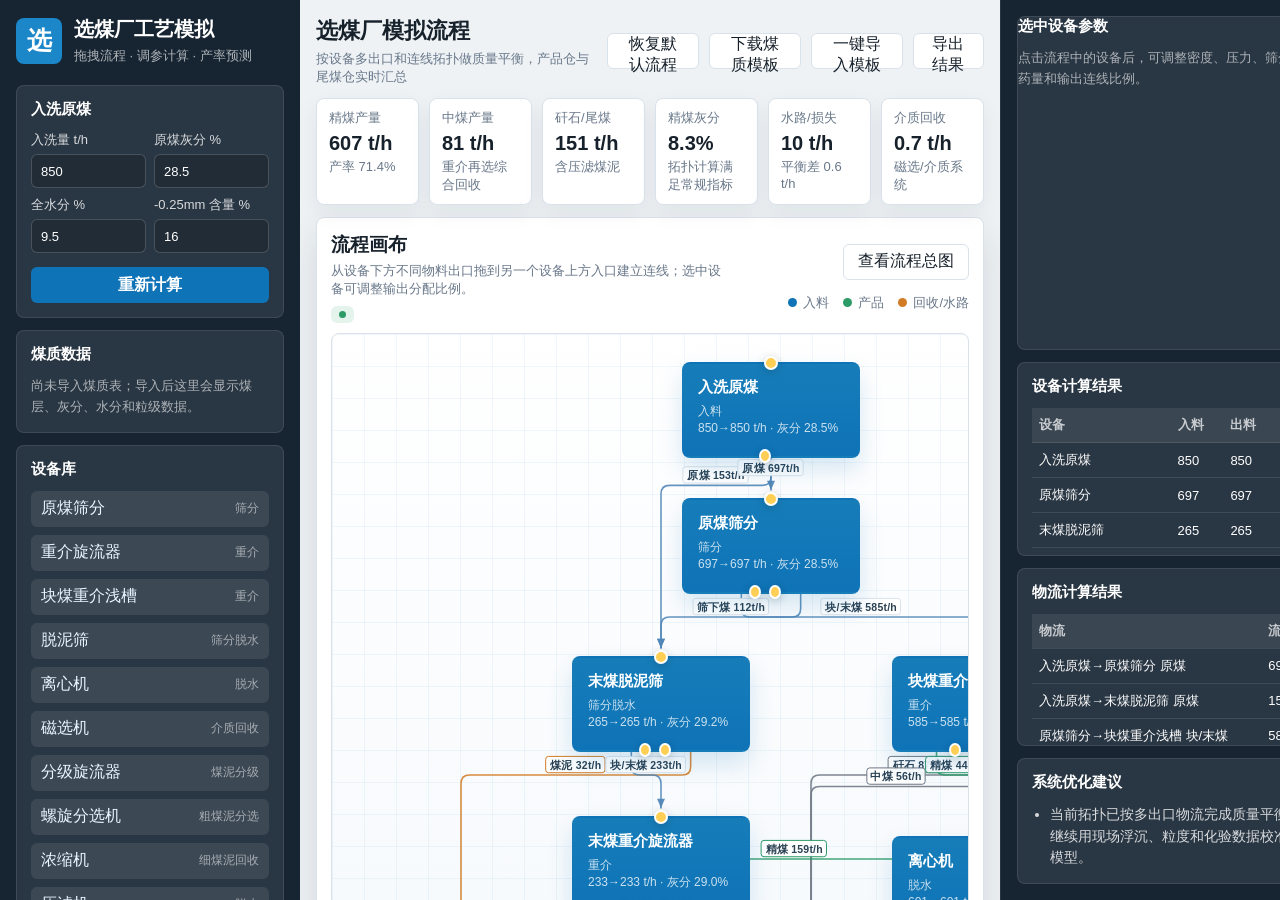
<file: index.html>
<!doctype html>
<html lang="zh-CN">
  <head>
    <meta charset="UTF-8" />
    <meta name="viewport" content="width=device-width, initial-scale=1.0" />
    <title>选煤厂工艺模拟计算系统</title>
    <link rel="stylesheet" href="./styles.css" />
  </head>
  <body>
    <div class="app-shell">
      <aside class="sidebar">
        <div class="brand">
          <div class="brand-mark">选</div>
          <div>
            <h1>选煤厂工艺模拟</h1>
            <p>拖拽流程 · 调参计算 · 产率预测</p>
          </div>
        </div>

        <section class="panel">
          <div class="panel-title">入洗原煤</div>
          <div class="form-grid">
            <label>
              入洗量 t/h
              <input id="feedRate" type="number" min="0" step="10" value="850" />
            </label>
            <label>
              原煤灰分 %
              <input id="feedAsh" type="number" min="0" max="80" step="0.1" value="28.5" />
            </label>
            <label>
              全水分 %
              <input id="feedMoisture" type="number" min="0" max="60" step="0.1" value="9.5" />
            </label>
            <label>
              -0.25mm 含量 %
              <input id="fineRatio" type="number" min="0" max="60" step="0.1" value="16" />
            </label>
          </div>
          <button id="runBtn" class="primary-btn">重新计算</button>
        </section>

        <section class="panel">
          <div class="panel-title">煤质数据</div>
          <div id="coalQualityView" class="coal-quality-view empty-state">尚未导入煤质表；导入后这里会显示煤层、灰分、水分和粒级数据。</div>
        </section>

        <section class="panel">
          <div class="panel-title">设备库</div>
          <div id="equipmentLibrary" class="library"></div>
        </section>

        <section class="panel">
          <div class="panel-title">测试方案</div>
          <div class="scenario-tools">
            <label>
              当前方案
              <select id="scenarioSelect"></select>
            </label>
            <button id="saveScenarioBtn" class="primary-btn" type="button">保存当前方案</button>
            <button id="newScenarioBtn" class="ghost-dark-btn" type="button">新建测试</button>
            <button id="demoScenarioBtn" class="ghost-dark-btn" type="button">生成测试样例</button>
            <button id="downloadTemplateBtn" class="ghost-dark-btn" type="button">下载JSON模板</button>
            <button id="downloadCsvTemplateBtn" class="ghost-dark-btn" type="button">下载CSV模板</button>
            <button id="downloadExcelTemplateBtn" class="ghost-dark-btn" type="button">下载煤质模板</button>
            <button id="importTemplateBtn" class="ghost-dark-btn" type="button">一键导入模板</button>
            <input id="importTemplateFile" class="hidden-file" type="file" accept=".json,.csv,.xls,.xlsx,application/json,text/csv,application/vnd.ms-excel,application/vnd.openxmlformats-officedocument.spreadsheetml.sheet" />
            <button id="deleteScenarioBtn" class="ghost-dark-btn danger" type="button">删除方案</button>
          </div>
        </section>

      </aside>

      <main class="workspace">
        <header class="topbar">
          <div>
            <h2>选煤厂模拟流程</h2>
            <p>按设备多出口和连线拓扑做质量平衡，产品仓与尾煤仓实时汇总</p>
          </div>
          <div class="toolbar">
            <button id="resetBtn" class="ghost-btn">恢复默认流程</button>
            <button id="topDownloadExcelTemplateBtn" class="ghost-btn">下载煤质模板</button>
            <button id="topImportTemplateBtn" class="ghost-btn">一键导入模板</button>
            <button id="exportBtn" class="ghost-btn">导出结果</button>
          </div>
        </header>

        <section class="summary-grid">
          <article>
            <span>精煤产量</span>
            <strong id="cleanCoal">0 t/h</strong>
            <small id="cleanCoalRate">产率 0%</small>
          </article>
          <article>
            <span>中煤产量</span>
            <strong id="middlings">0 t/h</strong>
            <small>重介再选综合回收</small>
          </article>
          <article>
            <span>矸石/尾煤</span>
            <strong id="rejects">0 t/h</strong>
            <small>含压滤煤泥</small>
          </article>
          <article>
            <span>精煤灰分</span>
            <strong id="cleanAsh">0%</strong>
            <small id="qualityHint">质量预测</small>
          </article>
          <article>
            <span>水路/损失</span>
            <strong id="waterLoss">0 t/h</strong>
            <small id="balanceHint">平衡差 0 t/h</small>
          </article>
          <article>
            <span>介质回收</span>
            <strong id="mediumFlow">0 t/h</strong>
            <small>磁选/介质系统</small>
          </article>
        </section>

        <section class="process-card">
          <div class="canvas-head">
            <div>
              <h3>流程画布</h3>
              <p>从设备下方不同物料出口拖到另一个设备上方入口建立连线；选中设备可调整输出分配比例。</p>
              <div id="coalQualityBadge" class="coal-quality-badge hidden"></div>
            </div>
            <div class="canvas-head-actions">
              <button type="button" id="flowOverviewBtn" class="ghost-btn">查看流程总图</button>
              <div class="legend">
                <span><i class="dot input"></i>入料</span>
                <span><i class="dot product"></i>产品</span>
                <span><i class="dot recycle"></i>回收/水路</span>
              </div>
            </div>
          </div>
          <div id="coalQualityStrip" class="coal-quality-strip hidden"></div>
          <div id="canvas" class="canvas">
            <svg id="links" class="links" aria-hidden="true"></svg>
            <div id="nodes" class="nodes"></div>
          </div>
        </section>

      </main>

      <aside class="rightbar">
        <section class="panel inspector-panel">
          <div class="panel-title">选中设备参数</div>
          <div id="emptyInspector" class="empty-state">点击流程中的设备后，可调整密度、压力、筛分效率、加药量和输出连线比例。</div>
          <div id="inspector" class="inspector hidden"></div>
        </section>

        <section class="table-card result-panel">
          <div class="panel-title">设备计算结果</div>
          <div class="table-wrap">
            <table>
              <thead>
                <tr>
                  <th>设备</th>
                  <th>入料</th>
                  <th>出料</th>
                  <th>灰分</th>
                </tr>
              </thead>
              <tbody id="resultRows"></tbody>
            </table>
          </div>
        </section>

        <section class="table-card link-panel">
          <div class="panel-title">物流计算结果</div>
          <div class="table-wrap">
            <table>
              <thead>
                <tr>
                  <th>物流</th>
                  <th>流量</th>
                  <th>灰分</th>
                </tr>
              </thead>
              <tbody id="linkRows"></tbody>
            </table>
          </div>
        </section>

        <section class="table-card advice-panel">
          <div class="panel-title">系统优化建议</div>
          <ul id="adviceList" class="advice-list"></ul>
        </section>
      </aside>
    </div>

    <div id="contextMenu" class="context-menu hidden">
      <button id="deleteNodeBtn" type="button">删除设备</button>
    </div>

    <div id="importProgress" class="import-progress hidden" aria-live="polite" aria-hidden="true">
      <div class="import-progress-card">
        <div class="import-progress-title">正在导入煤质数据</div>
        <div id="importProgressText" class="import-progress-text">准备读取文件...</div>
        <div class="import-progress-bar">
          <span id="importProgressBar"></span>
        </div>
      </div>
    </div>

    <div id="flowOverviewModal" class="flow-overview-modal hidden" aria-hidden="true">
      <div class="flow-overview-backdrop" data-close-overview tabindex="-1"></div>
      <div class="flow-overview-dialog" role="dialog" aria-modal="true" aria-labelledby="flowOverviewTitle">
        <header class="flow-overview-header">
          <div>
            <h3 id="flowOverviewTitle">流程总图</h3>
            <p class="flow-overview-sub">按工艺拓扑从上到下分层排列；箭头为物流方向，线段颜色与主画布一致。</p>
          </div>
          <button type="button" id="flowOverviewClose" class="ghost-btn">关闭</button>
        </header>
        <div class="flow-overview-legend" id="flowOverviewLegend">
          <span><i class="ov-sw ov-green"></i>精煤/产品</span>
          <span><i class="ov-sw ov-gray"></i>矸石/中煤/滤饼</span>
          <span><i class="ov-sw ov-orange"></i>煤泥/分级</span>
          <span><i class="ov-sw ov-teal"></i>水路/介质</span>
          <span><i class="ov-sw ov-blue"></i>原煤及其他</span>
        </div>
        <p id="flowOverviewHint" class="flow-overview-hint hidden"></p>
        <div class="flow-overview-scroll">
          <p id="flowOverviewEmpty" class="flow-overview-empty hidden">画布上还没有设备，请先从左侧拖入设备并连线。</p>
          <svg id="flowOverviewSvg" xmlns="http://www.w3.org/2000/svg" class="flow-overview-svg"></svg>
        </div>
      </div>
    </div>

    <script src="./excel-calc.js"></script>
    <script src="./app.js"></script>
  </body>
</html>
</file>
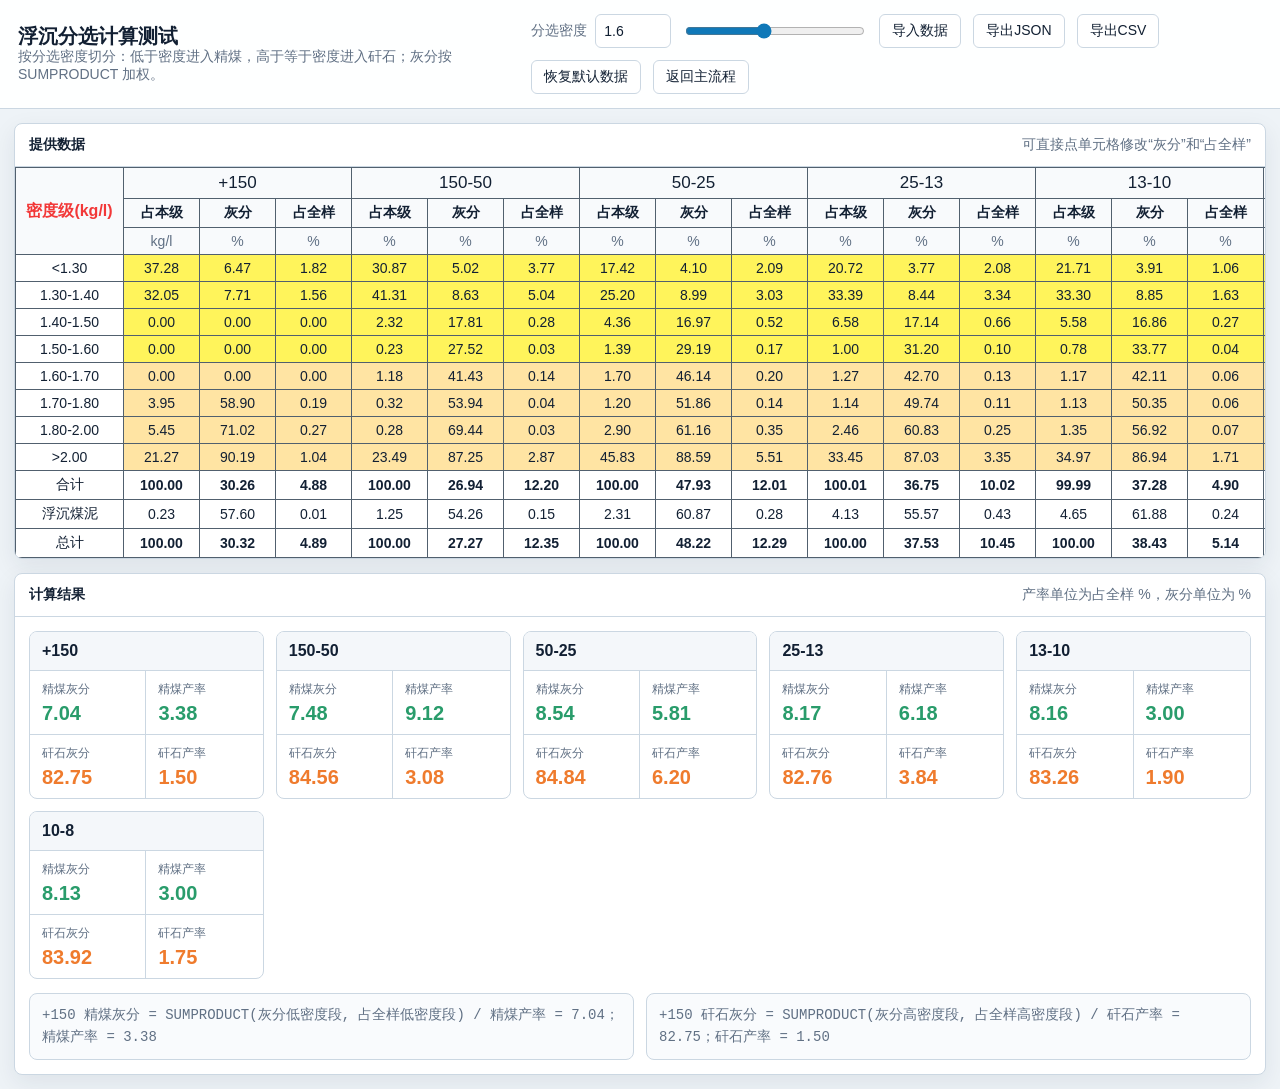
<file: test/index.html>
<!DOCTYPE html>
<html lang="zh-CN">
<head>
  <meta charset="UTF-8" />
  <meta name="viewport" content="width=device-width, initial-scale=1.0" />
  <title>浮沉分选计算测试</title>
  <style>
    :root {
      color-scheme: light;
      --bg: #eef3f7;
      --panel: #ffffff;
      --line: #cbd7e2;
      --text: #122033;
      --muted: #607084;
      --blue: #0f78b8;
      --orange: #ef7b2d;
      --yellow: #fff45b;
      --sand: #ffe4a3;
      --green: #299c6b;
    }
    * { box-sizing: border-box; }
    body {
      margin: 0;
      min-height: 100vh;
      background: var(--bg);
      color: var(--text);
      font-family: "Microsoft YaHei", Arial, sans-serif;
      font-size: 14px;
    }
    header {
      position: sticky;
      top: 0;
      z-index: 5;
      display: flex;
      align-items: center;
      justify-content: space-between;
      gap: 16px;
      padding: 14px 18px;
      border-bottom: 1px solid var(--line);
      background: rgba(255, 255, 255, 0.94);
      backdrop-filter: blur(10px);
    }
    h1 {
      margin: 0;
      font-size: 20px;
      line-height: 1.2;
    }
    .tools {
      display: flex;
      align-items: center;
      flex-wrap: wrap;
      gap: 12px;
    }
    .control {
      display: grid;
      grid-template-columns: auto 76px;
      align-items: center;
      gap: 8px;
      color: var(--muted);
    }
    input[type="number"] {
      width: 76px;
      height: 34px;
      border: 1px solid var(--line);
      border-radius: 6px;
      padding: 0 8px;
      font: inherit;
      color: var(--text);
      background: #fff;
    }
    input[type="range"] { width: 180px; accent-color: var(--blue); }
    button {
      height: 34px;
      border: 1px solid var(--line);
      border-radius: 6px;
      padding: 0 12px;
      font: inherit;
      color: var(--text);
      background: #fff;
      cursor: pointer;
    }
    .hidden-file { display: none; }
    main {
      display: grid;
      gap: 14px;
      padding: 14px;
    }
    .panel {
      overflow: hidden;
      border: 1px solid var(--line);
      border-radius: 8px;
      background: var(--panel);
      box-shadow: 0 8px 24px rgba(20, 43, 70, 0.08);
    }
    .panel-title {
      display: flex;
      align-items: center;
      justify-content: space-between;
      gap: 10px;
      padding: 12px 14px;
      border-bottom: 1px solid var(--line);
      font-weight: 700;
    }
    .hint {
      color: var(--muted);
      font-weight: 400;
    }
    .table-wrap {
      overflow: auto;
      max-height: calc(100vh - 315px);
    }
    table {
      width: 100%;
      border-collapse: collapse;
      min-width: 1360px;
    }
    th, td {
      border: 1px solid #51606e;
      padding: 5px 7px;
      text-align: center;
      white-space: nowrap;
    }
    th {
      background: #f8fafc;
      font-weight: 700;
    }
    .density-head {
      color: #f23838;
      font-size: 16px;
    }
    .size-head {
      font-size: 17px;
      font-weight: 500;
    }
    .size-head:first-of-type { color: #f23838; }
    .unit-row th {
      color: var(--muted);
      font-weight: 500;
    }
    .low-row td { background: var(--yellow); }
    .high-row td { background: var(--sand); }
    .summary-row td { background: #fff; font-weight: 700; }
    td.density-cell {
      min-width: 108px;
      font-weight: 500;
      background: inherit;
    }
    td.editable {
      min-width: 76px;
      cursor: text;
    }
    td.editable:focus {
      outline: 2px solid var(--blue);
      outline-offset: -2px;
      background: #fff;
    }
    .results {
      display: grid;
      grid-template-columns: repeat(auto-fit, minmax(210px, 1fr));
      gap: 12px;
      padding: 14px;
    }
    .result-card {
      border: 1px solid var(--line);
      border-radius: 8px;
      overflow: hidden;
      background: #fff;
    }
    .result-card h3 {
      margin: 0;
      padding: 10px 12px;
      background: #f4f7fa;
      font-size: 16px;
    }
    .metric-grid {
      display: grid;
      grid-template-columns: 1fr 1fr;
    }
    .metric {
      padding: 10px 12px;
      border-top: 1px solid var(--line);
    }
    .metric:nth-child(odd) { border-right: 1px solid var(--line); }
    .metric span {
      display: block;
      color: var(--muted);
      font-size: 12px;
      margin-bottom: 4px;
    }
    .metric strong {
      display: block;
      font-size: 20px;
      line-height: 1.1;
    }
    .clean strong { color: var(--green); }
    .reject strong { color: var(--orange); }
    .formula-bar {
      display: grid;
      grid-template-columns: 1fr 1fr;
      gap: 12px;
      padding: 0 14px 14px;
    }
    .formula {
      border: 1px solid var(--line);
      border-radius: 8px;
      padding: 10px 12px;
      background: #f9fbfd;
      color: var(--muted);
      font-family: Consolas, "Microsoft YaHei", monospace;
      line-height: 1.6;
    }
    @media (max-width: 760px) {
      header { align-items: flex-start; flex-direction: column; }
      .tools { width: 100%; }
      input[type="range"] { width: 130px; }
      .formula-bar { grid-template-columns: 1fr; }
    }
  </style>
</head>
<body>
  <header>
    <div>
      <h1>浮沉分选计算测试</h1>
      <div class="hint">按分选密度切分：低于密度进入精煤，高于等于密度进入矸石；灰分按 SUMPRODUCT 加权。</div>
    </div>
    <div class="tools">
      <label class="control">
        分选密度
        <input id="densityInput" type="number" min="1.3" max="2.0" step="0.1" value="1.6" />
      </label>
      <input id="densityRange" type="range" min="1.3" max="2.0" step="0.1" value="1.6" />
      <button id="importBtn" type="button">导入数据</button>
      <input id="importFile" class="hidden-file" type="file" accept=".json,.csv,application/json,text/csv" />
      <button id="exportJsonBtn" type="button">导出JSON</button>
      <button id="exportCsvBtn" type="button">导出CSV</button>
      <button id="resetBtn" type="button">恢复默认数据</button>
      <a href="../index.html"><button type="button">返回主流程</button></a>
    </div>
  </header>

  <main>
    <section class="panel">
      <div class="panel-title">
        <span>提供数据</span>
        <span class="hint">可直接点单元格修改“灰分”和“占全样”</span>
      </div>
      <div class="table-wrap">
        <table id="dataTable"></table>
      </div>
    </section>

    <section class="panel">
      <div class="panel-title">
        <span>计算结果</span>
        <span class="hint">产率单位为占全样 %，灰分单位为 %</span>
      </div>
      <div id="resultCards" class="results"></div>
      <div class="formula-bar">
        <div class="formula" id="cleanFormula"></div>
        <div class="formula" id="rejectFormula"></div>
      </div>
    </section>
  </main>

  <script>
    const densityRows = [
      { label: "<1.30", low: 1.30 },
      { label: "1.30-1.40", low: 1.40 },
      { label: "1.40-1.50", low: 1.50 },
      { label: "1.50-1.60", low: 1.60 },
      { label: "1.60-1.70", low: 1.70 },
      { label: "1.70-1.80", low: 1.80 },
      { label: "1.80-2.00", low: 2.00 },
      { label: ">2.00", low: Infinity },
    ];

    const defaultGroups = [
      {
        size: "+150",
        rows: [
          [37.28, 6.47, 1.82], [32.05, 7.71, 1.56], [0, 0, 0], [0, 0, 0],
          [0, 0, 0], [3.95, 58.90, 0.19], [5.45, 71.02, 0.27], [21.27, 90.19, 1.0351],
        ],
        slime: [0.23, 57.60, 0.01],
      },
      {
        size: "150-50",
        rows: [
          [30.87, 5.02, 3.77], [41.31, 8.63, 5.04], [2.32, 17.81, 0.28], [0.23, 27.52, 0.03],
          [1.18, 41.43, 0.14], [0.32, 53.94, 0.04], [0.28, 69.44, 0.03], [23.49, 87.25, 2.87],
        ],
        slime: [1.25, 54.26, 0.15],
      },
      {
        size: "50-25",
        rows: [
          [17.42, 4.10, 2.09], [25.20, 8.99, 3.03], [4.36, 16.97, 0.52], [1.39, 29.19, 0.17],
          [1.70, 46.14, 0.20], [1.20, 51.86, 0.14], [2.90, 61.16, 0.35], [45.83, 88.59, 5.51],
        ],
        slime: [2.31, 60.87, 0.28],
      },
      {
        size: "25-13",
        rows: [
          [20.72, 3.77, 2.08], [33.39, 8.44, 3.34], [6.58, 17.14, 0.66], [1.00, 31.20, 0.10],
          [1.27, 42.70, 0.13], [1.14, 49.74, 0.11], [2.46, 60.83, 0.25], [33.45, 87.03, 3.35],
        ],
        slime: [4.13, 55.57, 0.43],
      },
      {
        size: "13-10",
        rows: [
          [21.71, 3.91, 1.06], [33.30, 8.85, 1.63], [5.58, 16.86, 0.27], [0.78, 33.77, 0.04],
          [1.17, 42.11, 0.06], [1.13, 50.35, 0.06], [1.35, 56.92, 0.07], [34.97, 86.94, 1.71],
        ],
        slime: [4.65, 61.88, 0.24],
      },
      {
        size: "10-8",
        rows: [
          [26.29, 4.19, 1.25], [31.78, 9.31, 1.51], [4.24, 18.30, 0.20], [0.80, 35.73, 0.04],
          [1.15, 44.02, 0.05], [0.68, 51.92, 0.03], [1.43, 60.23, 0.07], [33.62, 86.80, 1.60],
        ],
        slime: [3.63, 67.56, 0.18],
      },
    ];

    let groups = structuredClone(defaultGroups);

    const table = document.getElementById("dataTable");
    const cards = document.getElementById("resultCards");
    const densityInput = document.getElementById("densityInput");
    const densityRange = document.getElementById("densityRange");

    function fmt(value, digits = 2) {
      const n = Number(value);
      return Number.isFinite(n) ? n.toFixed(digits) : "-";
    }

    function weightedAsh(rows) {
      const total = rows.reduce((sum, row) => sum + row.yield, 0);
      if (total <= 0) return 0;
      return rows.reduce((sum, row) => sum + row.yield * row.ash, 0) / total;
    }

    function calcGroup(group, density) {
      const rows = group.rows.map((row, index) => ({
        label: densityRows[index].label,
        boundary: densityRows[index].low,
        grade: Number(row[0]) || 0,
        ash: Number(row[1]) || 0,
        yield: Number(row[2]) || 0,
      }));
      const cleanRows = rows.filter((row) => row.boundary <= density);
      const rejectRows = rows.filter((row) => row.boundary > density);
      const cleanYield = cleanRows.reduce((sum, row) => sum + row.yield, 0);
      const rejectYield = rejectRows.reduce((sum, row) => sum + row.yield, 0);
      return {
        size: group.size,
        cleanYield,
        cleanAsh: weightedAsh(cleanRows),
        rejectYield,
        rejectAsh: weightedAsh(rejectRows),
        cleanRows,
        rejectRows,
      };
    }

    function renderTable() {
      const colGroup = groups.map((group) => `<th class="size-head" colspan="3">${group.size}</th>`).join("");
      const subHeads = groups.map(() => "<th>占本级</th><th>灰分</th><th>占全样</th>").join("");
      const units = groups.map(() => "<th>%</th><th>%</th><th>%</th>").join("");
      const bodyRows = densityRows.map((density, rowIndex) => {
        const cls = rowIndex <= 3 ? "low-row" : "high-row";
        const cells = groups.map((group, groupIndex) => {
          const row = group.rows[rowIndex];
          return row.map((value, colIndex) => (
            `<td class="editable" contenteditable="true" data-group="${groupIndex}" data-row="${rowIndex}" data-col="${colIndex}">${fmt(value, 2)}</td>`
          )).join("");
        }).join("");
        return `<tr class="${cls}"><td class="density-cell">${density.label}</td>${cells}</tr>`;
      }).join("");
      const total = groups.map((group) => {
        const gradeTotal = group.rows.reduce((sum, row) => sum + (Number(row[0]) || 0), 0);
        const sampleTotal = group.rows.reduce((sum, row) => sum + (Number(row[2]) || 0), 0);
        const ash = weightedAsh(group.rows.map((row) => ({ ash: row[1], yield: row[2] })));
        return `<td>${fmt(gradeTotal, 2)}</td><td>${fmt(ash, 2)}</td><td>${fmt(sampleTotal, 2)}</td>`;
      }).join("");
      const slime = groups.map((group, groupIndex) => group.slime.map((value, colIndex) => (
        `<td class="editable" contenteditable="true" data-group="${groupIndex}" data-row="slime" data-col="${colIndex}">${fmt(value, 2)}</td>`
      )).join("")).join("");
      const all = groups.map((group) => {
        const sampleTotal = group.rows.reduce((sum, row) => sum + (Number(row[2]) || 0), 0) + (Number(group.slime[2]) || 0);
        const ash = weightedAsh([
          ...group.rows.map((row) => ({ ash: row[1], yield: row[2] })),
          { ash: group.slime[1], yield: group.slime[2] },
        ]);
        return `<td>100.00</td><td>${fmt(ash, 2)}</td><td>${fmt(sampleTotal, 2)}</td>`;
      }).join("");
      table.innerHTML = `
        <thead>
          <tr><th class="density-head" rowspan="3">密度级(kg/l)</th>${colGroup}</tr>
          <tr>${subHeads}</tr>
          <tr class="unit-row"><th>kg/l</th>${units}</tr>
        </thead>
        <tbody>
          ${bodyRows}
          <tr class="summary-row"><td class="density-cell">合计</td>${total}</tr>
          <tr><td class="density-cell">浮沉煤泥</td>${slime}</tr>
          <tr class="summary-row"><td class="density-cell">总计</td>${all}</tr>
        </tbody>
      `;
    }

    function renderResults() {
      const density = Number(densityInput.value) || 1.6;
      const results = groups.map((group) => calcGroup(group, density));
      cards.innerHTML = results.map((result) => `
        <article class="result-card">
          <h3>${result.size}</h3>
          <div class="metric-grid">
            <div class="metric clean"><span>精煤灰分</span><strong>${fmt(result.cleanAsh)}</strong></div>
            <div class="metric clean"><span>精煤产率</span><strong>${fmt(result.cleanYield)}</strong></div>
            <div class="metric reject"><span>矸石灰分</span><strong>${fmt(result.rejectAsh)}</strong></div>
            <div class="metric reject"><span>矸石产率</span><strong>${fmt(result.rejectYield)}</strong></div>
          </div>
        </article>
      `).join("");
      const first = results[0];
      document.getElementById("cleanFormula").textContent =
        `${first.size} 精煤灰分 = SUMPRODUCT(灰分低密度段, 占全样低密度段) / 精煤产率 = ${fmt(first.cleanAsh)}；精煤产率 = ${fmt(first.cleanYield)}`;
      document.getElementById("rejectFormula").textContent =
        `${first.size} 矸石灰分 = SUMPRODUCT(灰分高密度段, 占全样高密度段) / 矸石产率 = ${fmt(first.rejectAsh)}；矸石产率 = ${fmt(first.rejectYield)}`;
    }

    function updateCell(event) {
      const cell = event.target.closest("[data-group]");
      if (!cell) return;
      const groupIndex = Number(cell.dataset.group);
      const colIndex = Number(cell.dataset.col);
      const rowKey = cell.dataset.row;
      const value = Number(String(cell.textContent).replace(/,/g, "").trim());
      if (!Number.isFinite(value)) return;
      if (rowKey === "slime") {
        groups[groupIndex].slime[colIndex] = value;
      } else {
        groups[groupIndex].rows[Number(rowKey)][colIndex] = value;
      }
      renderResults();
    }

    function syncDensity(source) {
      const value = Number(source.value) || 1.6;
      densityInput.value = fmt(value, 1);
      densityRange.value = fmt(value, 1);
      renderResults();
    }

    function currentResults() {
      const density = Number(densityInput.value) || 1.6;
      return groups.map((group) => calcGroup(group, density)).map((result) => ({
        size: result.size,
        cleanAsh: Number(fmt(result.cleanAsh)),
        cleanYield: Number(fmt(result.cleanYield)),
        rejectAsh: Number(fmt(result.rejectAsh)),
        rejectYield: Number(fmt(result.rejectYield)),
      }));
    }

    function exportPayload() {
      return {
        version: 1,
        density: Number(densityInput.value) || 1.6,
        densityRows: densityRows.map((row) => row.label),
        groups: groups.map((group) => ({
          size: group.size,
          rows: group.rows.map((row, index) => ({
            density: densityRows[index].label,
            grade: Number(row[0]) || 0,
            ash: Number(row[1]) || 0,
            yield: Number(row[2]) || 0,
          })),
          slime: {
            grade: Number(group.slime[0]) || 0,
            ash: Number(group.slime[1]) || 0,
            yield: Number(group.slime[2]) || 0,
          },
        })),
        results: currentResults(),
      };
    }

    function downloadBlob(content, filename, type) {
      const blob = new Blob([content], { type });
      const url = URL.createObjectURL(blob);
      const link = document.createElement("a");
      link.href = url;
      link.download = filename;
      document.body.appendChild(link);
      link.click();
      link.remove();
      URL.revokeObjectURL(url);
    }

    function csvEscape(value) {
      const text = String(value ?? "");
      return /[",\n]/.test(text) ? `"${text.replace(/"/g, '""')}"` : text;
    }

    function toCsv() {
      const payload = exportPayload();
      const lines = [
        ["类型", "粒级", "密度级", "占本级", "灰分", "占全样", "精煤灰分", "精煤产率", "矸石灰分", "矸石产率"],
      ];
      payload.groups.forEach((group) => {
        const result = payload.results.find((item) => item.size === group.size) || {};
        group.rows.forEach((row) => {
          lines.push(["浮沉", group.size, row.density, row.grade, row.ash, row.yield, result.cleanAsh, result.cleanYield, result.rejectAsh, result.rejectYield]);
        });
        lines.push(["煤泥", group.size, "浮沉煤泥", group.slime.grade, group.slime.ash, group.slime.yield, result.cleanAsh, result.cleanYield, result.rejectAsh, result.rejectYield]);
      });
      return "\ufeff" + lines.map((line) => line.map(csvEscape).join(",")).join("\n");
    }

    function parseCsv(text) {
      const rows = [];
      let row = [];
      let cell = "";
      let quoted = false;
      for (let i = 0; i < text.length; i++) {
        const ch = text[i];
        const next = text[i + 1];
        if (quoted && ch === "\"" && next === "\"") {
          cell += "\"";
          i++;
        } else if (ch === "\"") {
          quoted = !quoted;
        } else if (!quoted && ch === ",") {
          row.push(cell);
          cell = "";
        } else if (!quoted && (ch === "\n" || ch === "\r")) {
          if (ch === "\r" && next === "\n") i++;
          row.push(cell);
          if (row.some((item) => item.trim())) rows.push(row);
          row = [];
          cell = "";
        } else {
          cell += ch;
        }
      }
      row.push(cell);
      if (row.some((item) => item.trim())) rows.push(row);
      return rows;
    }

    function applyPayload(payload) {
      const nextGroups = payload.groups?.map((group) => {
        const rowsByDensity = Object.fromEntries((group.rows || []).map((row) => [row.density, row]));
        return {
          size: String(group.size || "").trim(),
          rows: densityRows.map((density) => {
            const row = rowsByDensity[density.label] || {};
            return [Number(row.grade) || 0, Number(row.ash) || 0, Number(row.yield) || 0];
          }),
          slime: [
            Number(group.slime?.grade) || 0,
            Number(group.slime?.ash) || 0,
            Number(group.slime?.yield) || 0,
          ],
        };
      }).filter((group) => group.size);
      if (!nextGroups?.length) throw new Error("没有识别到粒级数据");
      groups = nextGroups;
      if (Number.isFinite(Number(payload.density))) {
        densityInput.value = fmt(Number(payload.density), 1);
        densityRange.value = fmt(Number(payload.density), 1);
      }
      renderTable();
      renderResults();
    }

    function applyCsv(text) {
      const rows = parseCsv(text.replace(/^\ufeff/, ""));
      const header = rows.shift() || [];
      const index = (name) => header.findIndex((item) => item.trim() === name);
      const typeIndex = index("类型");
      const sizeIndex = index("粒级");
      const densityIndex = index("密度级");
      const gradeIndex = index("占本级");
      const ashIndex = index("灰分");
      const yieldIndex = index("占全样");
      if ([typeIndex, sizeIndex, densityIndex, gradeIndex, ashIndex, yieldIndex].some((i) => i < 0)) {
        throw new Error("CSV 表头需要包含：类型,粒级,密度级,占本级,灰分,占全样");
      }
      const map = new Map();
      rows.forEach((row) => {
        const size = String(row[sizeIndex] || "").trim();
        if (!size) return;
        if (!map.has(size)) map.set(size, { size, rows: [], slime: { grade: 0, ash: 0, yield: 0 } });
        const group = map.get(size);
        const item = {
          density: String(row[densityIndex] || "").trim(),
          grade: Number(row[gradeIndex]) || 0,
          ash: Number(row[ashIndex]) || 0,
          yield: Number(row[yieldIndex]) || 0,
        };
        if (String(row[typeIndex] || "").includes("煤泥")) {
          group.slime = { grade: item.grade, ash: item.ash, yield: item.yield };
        } else {
          group.rows.push(item);
        }
      });
      applyPayload({ groups: Array.from(map.values()) });
    }

    async function importFile(file) {
      const text = await file.text();
      if (/\.csv$/i.test(file.name)) {
        applyCsv(text);
      } else {
        applyPayload(JSON.parse(text));
      }
    }

    table.addEventListener("input", updateCell);
    table.addEventListener("blur", (event) => {
      const cell = event.target.closest("[data-group]");
      if (cell) cell.textContent = fmt(Number(cell.textContent), 2);
    }, true);
    densityInput.addEventListener("input", () => syncDensity(densityInput));
    densityRange.addEventListener("input", () => syncDensity(densityRange));
    document.getElementById("importBtn").addEventListener("click", () => document.getElementById("importFile").click());
    document.getElementById("importFile").addEventListener("change", async (event) => {
      const file = event.target.files?.[0];
      if (!file) return;
      try {
        await importFile(file);
      } catch (error) {
        alert(`导入失败：${error.message}`);
      } finally {
        event.target.value = "";
      }
    });
    document.getElementById("exportJsonBtn").addEventListener("click", () => {
      downloadBlob(JSON.stringify(exportPayload(), null, 2), "浮沉分选测试数据.json", "application/json;charset=utf-8");
    });
    document.getElementById("exportCsvBtn").addEventListener("click", () => {
      downloadBlob(toCsv(), "浮沉分选测试数据.csv", "text/csv;charset=utf-8");
    });
    document.getElementById("resetBtn").addEventListener("click", () => {
      groups = structuredClone(defaultGroups);
      renderTable();
      renderResults();
    });

    renderTable();
    renderResults();
  </script>
</body>
</html>
</file>
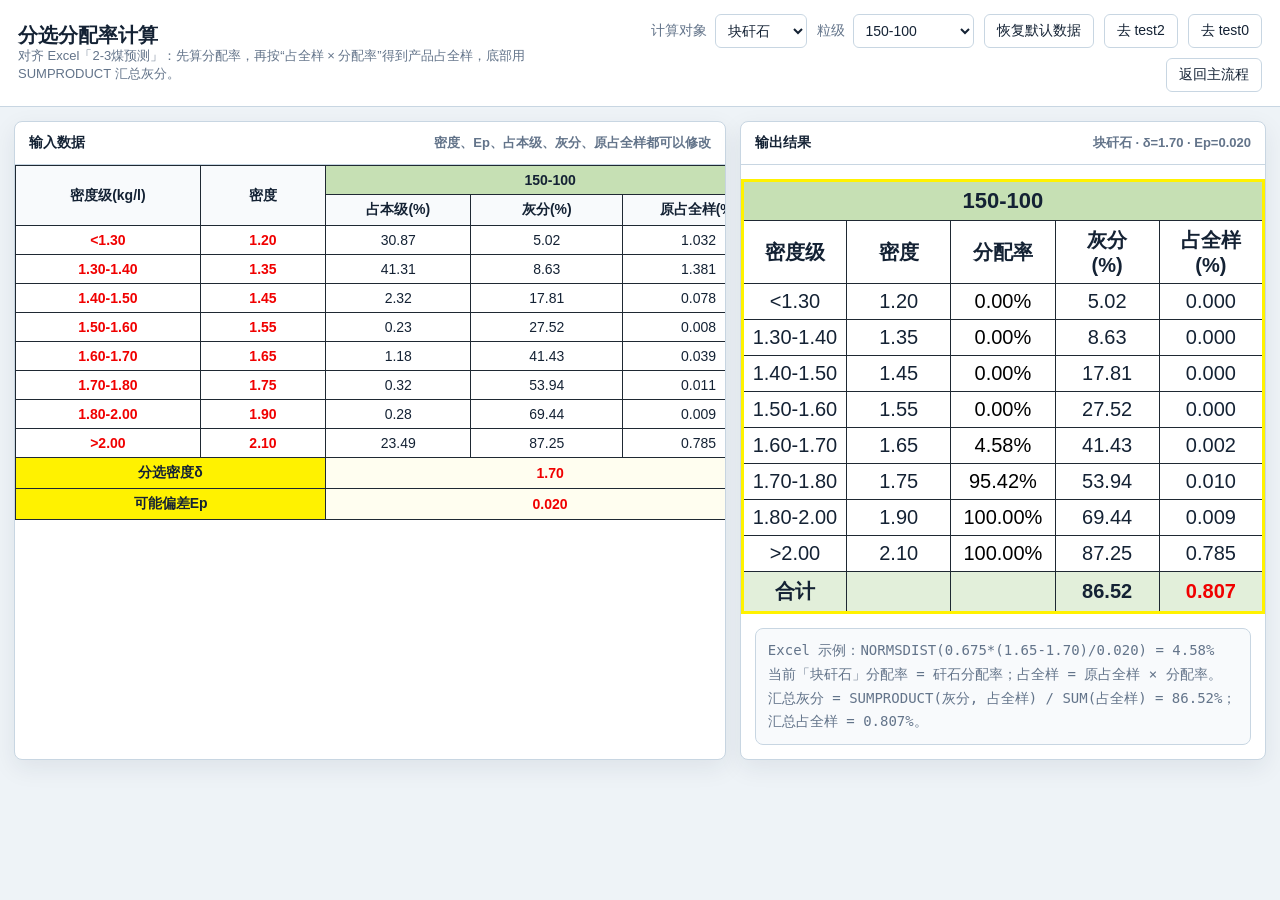
<file: test1/index.html>
<!DOCTYPE html>
<html lang="zh-CN">
<head>
  <meta charset="UTF-8" />
  <meta name="viewport" content="width=device-width, initial-scale=1.0" />
  <title>分选分配率计算</title>
  <style>
    :root {
      --bg: #eef3f7;
      --panel: #ffffff;
      --line: #1f2933;
      --soft-line: #c8d6e2;
      --text: #142234;
      --muted: #63748a;
      --head: #c6e0b4;
      --blue: #9fc5e3;
      --green: #239267;
      --red: #f00000;
      --yellow: #fff200;
    }
    * { box-sizing: border-box; }
    body {
      margin: 0;
      min-height: 100vh;
      background: var(--bg);
      color: var(--text);
      font-family: "Microsoft YaHei", Arial, sans-serif;
      font-size: 14px;
    }
    header {
      position: sticky;
      top: 0;
      z-index: 5;
      display: flex;
      align-items: center;
      justify-content: space-between;
      gap: 16px;
      padding: 14px 18px;
      border-bottom: 1px solid var(--soft-line);
      background: rgba(255, 255, 255, 0.96);
      backdrop-filter: blur(10px);
    }
    h1 { margin: 0; font-size: 20px; line-height: 1.2; }
    .hint { color: var(--muted); font-size: 13px; }
    .tools {
      display: flex;
      align-items: center;
      justify-content: flex-end;
      flex-wrap: wrap;
      gap: 10px;
    }
    label.control {
      display: grid;
      grid-template-columns: auto minmax(92px, auto);
      align-items: center;
      gap: 8px;
      color: var(--muted);
    }
    select, input[type="number"] {
      height: 34px;
      border: 1px solid var(--soft-line);
      border-radius: 6px;
      padding: 0 8px;
      background: #fff;
      color: var(--text);
      font: inherit;
    }
    input[type="number"] { width: 92px; }
    button {
      height: 34px;
      border: 1px solid var(--soft-line);
      border-radius: 6px;
      padding: 0 12px;
      background: #fff;
      color: var(--text);
      font: inherit;
      cursor: pointer;
    }
    main {
      display: grid;
      grid-template-columns: minmax(620px, 1.15fr) minmax(420px, 0.85fr);
      gap: 14px;
      padding: 14px;
    }
    .panel {
      overflow: hidden;
      border: 1px solid var(--soft-line);
      border-radius: 8px;
      background: var(--panel);
      box-shadow: 0 8px 24px rgba(20, 43, 70, 0.08);
    }
    .panel-title {
      display: flex;
      align-items: center;
      justify-content: space-between;
      gap: 10px;
      padding: 12px 14px;
      border-bottom: 1px solid var(--soft-line);
      font-weight: 700;
    }
    .table-wrap { overflow: auto; }
    table {
      width: 100%;
      border-collapse: collapse;
      table-layout: fixed;
    }
    th, td {
      border: 1px solid var(--line);
      padding: 6px 8px;
      text-align: center;
      white-space: nowrap;
    }
    th { background: #f8fafc; font-weight: 700; }
    .input-table { min-width: 760px; }
    .input-table th:first-child,
    .input-table td:first-child { width: 112px; }
    .input-table th:nth-child(2),
    .input-table td:nth-child(2) { width: 76px; }
    .input-table .size-yield-col { width: 88px; }
    .input-table .ash-col,
    .input-table .raw-yield-col { width: 92px; }
    .input-table .size-head { background: var(--head); }
    .input-table .param-name { background: var(--yellow); color: var(--text); font-weight: 700; }
    .input-table .param-value { background: #fffef0; color: var(--red); font-weight: 700; cursor: text; }
    .input-table td[contenteditable="true"] { cursor: text; }
    .input-table td[contenteditable="true"]:focus,
    .result-table td[contenteditable="true"]:focus {
      outline: 2px solid var(--green);
      outline-offset: -2px;
      background: #fff;
    }
    .input-table .density-col { color: var(--red); font-weight: 700; }
    .result-table {
      max-width: 760px;
      margin: 14px auto;
      border: 3px solid var(--yellow);
    }
    .result-table th { background: #fff; font-size: 20px; }
    .result-table .size-title th { background: var(--head); font-size: 22px; }
    .result-table td {
      font-size: 20px;
      background: #fff;
    }
    .result-table .sum-row td {
      background: #e2efda;
      font-weight: 700;
    }
    .result-table .rate-col { color: #000; }
    .result-table .sum-yield { color: var(--red); }
    .formula {
      margin: 0 14px 14px;
      border: 1px solid var(--soft-line);
      border-radius: 8px;
      padding: 10px 12px;
      background: #f8fafc;
      color: var(--muted);
      font-family: Consolas, "Microsoft YaHei", monospace;
      line-height: 1.7;
    }
    @media (max-width: 980px) {
      header { align-items: flex-start; flex-direction: column; }
      main { grid-template-columns: 1fr; }
      .tools { justify-content: flex-start; }
    }
  </style>
</head>
<body>
  <header>
    <div>
      <h1>分选分配率计算</h1>
      <div class="hint">对齐 Excel「2-3煤预测」：先算分配率，再按“占全样 × 分配率”得到产品占全样，底部用 SUMPRODUCT 汇总灰分。</div>
    </div>
    <div class="tools">
      <label class="control">计算对象
        <select id="modeSelect">
          <option value="blockReject">块矸石</option>
          <option value="blockClean">块精煤</option>
          <option value="fineReject">末矸石</option>
          <option value="fineClean">末精煤</option>
        </select>
      </label>
      <label class="control">粒级
        <select id="sizeSelect"></select>
      </label>
      <button id="resetBtn" type="button">恢复默认数据</button>
      <a href="../test2/"><button type="button">去 test2</button></a>
      <a href="../test0/"><button type="button">去 test0</button></a>
      <a href="../index.html"><button type="button">返回主流程</button></a>
    </div>
  </header>

  <main>
    <section class="panel">
      <div class="panel-title">
        <span>输入数据</span>
        <span class="hint">密度、Ep、占本级、灰分、原占全样都可以修改</span>
      </div>
      <div class="table-wrap">
        <table id="inputTable" class="input-table"></table>
      </div>
    </section>

    <section class="panel">
      <div class="panel-title">
        <span>输出结果</span>
        <span id="activeHint" class="hint"></span>
      </div>
      <div class="table-wrap">
        <table id="resultTable" class="result-table"></table>
      </div>
      <div id="formulaBox" class="formula"></div>
    </section>
  </main>

  <script>
    const densityRows = [
      { label: "<1.30", density: 1.20 },
      { label: "1.30-1.40", density: 1.35 },
      { label: "1.40-1.50", density: 1.45 },
      { label: "1.50-1.60", density: 1.55 },
      { label: "1.60-1.70", density: 1.65 },
      { label: "1.70-1.80", density: 1.75 },
      { label: "1.80-2.00", density: 1.90 },
      { label: ">2.00", density: 2.10 },
    ];

    const defaultSizeData = [{"size":"+150","rows":[{"sizeYield":37.2778781611796,"ash":6.47,"yield":1.72585199613119},{"sizeYield":32.0533270552567,"ash":7.71,"yield":1.48397122394614},{"sizeYield":0.0,"ash":0.0,"yield":0.0},{"sizeYield":0.0,"ash":0.0,"yield":0.0},{"sizeYield":0.0,"ash":0.0,"yield":0.0},{"sizeYield":3.94757504243058,"ash":58.9,"yield":0.182760677455922},{"sizeYield":5.4517055018326,"ash":71.02,"yield":0.252397327497448},{"sizeYield":21.2695142393005,"ash":90.19,"yield":0.984713600058508}]},{"size":"150-100","rows":[{"sizeYield":30.8667506048659,"ash":5.02,"yield":1.03181205474485},{"sizeYield":41.3149277954907,"ash":8.63,"yield":1.3810731516903},{"sizeYield":2.320650411184,"ash":17.81,"yield":0.0775745753014501},{"sizeYield":0.225764632762245,"ash":27.52,"yield":0.00754684782344425},{"sizeYield":1.18132656677918,"ash":41.43,"yield":0.0394893200063942},{"sizeYield":0.32027075810458,"ash":53.94,"yield":0.0107059934239558},{"sizeYield":0.278268035730208,"ash":69.44,"yield":0.0093019287126173},{"sizeYield":23.4920411950832,"ash":87.25,"yield":0.785290671050692}]},{"size":"100-90","rows":[{"sizeYield":30.8667506048659,"ash":5.02,"yield":0.40295899736541},{"sizeYield":41.3149277954907,"ash":8.63,"yield":0.539357773476512},{"sizeYield":2.320650411184,"ash":17.81,"yield":0.0302956075583452},{"sizeYield":0.225764632762245,"ash":27.52,"yield":0.00294731023757657},{"sizeYield":1.18132656677918,"ash":41.43,"yield":0.0154219721733657},{"sizeYield":0.32027075810458,"ash":53.94,"yield":0.00418106801144583},{"sizeYield":0.278268035730208,"ash":69.44,"yield":0.00363273122305948},{"sizeYield":23.4920411950832,"ash":87.25,"yield":0.306683702707124}]},{"size":"90-60","rows":[{"sizeYield":30.8667506048659,"ash":5.02,"yield":1.49271642209451},{"sizeYield":41.3149277954907,"ash":8.63,"yield":1.99799039385299},{"sizeYield":2.320650411184,"ash":17.81,"yield":0.112226681164445},{"sizeYield":0.225764632762245,"ash":27.52,"yield":0.0109179802942786},{"sizeYield":1.18132656677918,"ash":41.43,"yield":0.0571289666561089},{"sizeYield":0.32027075810458,"ash":53.94,"yield":0.0154882976267674},{"sizeYield":0.278268035730208,"ash":69.44,"yield":0.0134570454789945},{"sizeYield":23.4920411950832,"ash":87.25,"yield":1.13607538834662}]},{"size":"60-50","rows":[{"sizeYield":30.8667506048659,"ash":5.02,"yield":0.642330218657899},{"sizeYield":41.3149277954907,"ash":8.63,"yield":0.859754463449397},{"sizeYield":2.320650411184,"ash":17.81,"yield":0.0482922191948956},{"sizeYield":0.225764632762245,"ash":27.52,"yield":0.00469811182212786},{"sizeYield":1.18132656677918,"ash":41.43,"yield":0.0245831432553201},{"sizeYield":0.32027075810458,"ash":53.94,"yield":0.00666476328255348},{"sizeYield":0.278268035730208,"ash":69.44,"yield":0.00579069596680874},{"sizeYield":23.4920411950832,"ash":87.25,"yield":0.488864155178659}]},{"size":"50-30","rows":[{"sizeYield":17.419505200699,"ash":4.1,"yield":1.48908984906908},{"sizeYield":25.1976761976179,"ash":8.99,"yield":2.15399940547661},{"sizeYield":4.36451335124472,"ash":16.97,"yield":0.373096276420307},{"sizeYield":1.38773535407585,"ash":29.19,"yield":0.118629238037468},{"sizeYield":1.69612098831493,"ash":46.14,"yield":0.144991290934683},{"sizeYield":1.20356060029418,"ash":51.86,"yield":0.102885234223853},{"sizeYield":2.90396472241798,"ash":61.16,"yield":0.248242664782108},{"sizeYield":45.8269235853354,"ash":88.59,"yield":3.91747101532189}]},{"size":"30-25","rows":[{"sizeYield":17.419505200699,"ash":4.1,"yield":0.489599625932096},{"sizeYield":25.1976761976179,"ash":8.99,"yield":0.708216031315101},{"sizeYield":4.36451335124472,"ash":16.97,"yield":0.12267076932009},{"sizeYield":1.38773535407585,"ash":29.19,"yield":0.0390042485374968},{"sizeYield":1.69612098831493,"ash":46.14,"yield":0.0476718593236072},{"sizeYield":1.20356060029418,"ash":51.86,"yield":0.0338277587624587},{"sizeYield":2.90396472241798,"ash":61.16,"yield":0.0816200015692061},{"sizeYield":45.8269235853354,"ash":88.59,"yield":1.28802996333665}]},{"size":"25-13","rows":[{"sizeYield":20.7171303885148,"ash":3.77,"yield":1.95698225831209},{"sizeYield":33.3895382921396,"ash":8.44,"yield":3.15404367427133},{"sizeYield":6.57618454241239,"ash":17.14,"yield":0.621199762493258},{"sizeYield":1.00290396071649,"ash":31.2,"yield":0.0947363472211944},{"sizeYield":1.26795715033441,"ash":42.7,"yield":0.119773810415366},{"sizeYield":1.13901235538515,"ash":49.74,"yield":0.107593422915499},{"sizeYield":2.45711470375539,"ash":60.83,"yield":0.232104050691925},{"sizeYield":33.4501586067417,"ash":87.03,"yield":3.15976999244111}]},{"size":"13-10","rows":[{"sizeYield":21.7121013537313,"ash":3.91,"yield":1.00037123655824},{"sizeYield":33.3037048519683,"ash":8.85,"yield":1.53444698244321},{"sizeYield":5.58311177667376,"ash":16.86,"yield":0.257238317972118},{"sizeYield":0.779863232297288,"ash":33.77,"yield":0.0359317015580102},{"sizeYield":1.16979484844593,"ash":42.11,"yield":0.0538975523370152},{"sizeYield":1.13434651970515,"ash":50.35,"yield":0.0522642931752877},{"sizeYield":1.34703649214986,"ash":56.92,"yield":0.0620638481456539},{"sizeYield":34.9700409250284,"ash":86.94,"yield":1.61122235534567}]},{"size":"10-8","rows":[{"sizeYield":26.2886227673582,"ash":4.19,"yield":0.117466799950935},{"sizeYield":31.7808926540702,"ash":9.31,"yield":0.142008190870052},{"sizeYield":4.24136144276337,"ash":18.3,"yield":0.0189518926314891},{"sizeYield":0.801363221904599,"ash":35.73,"yield":0.00358077234051176},{"sizeYield":1.15318122176516,"ash":44.02,"yield":0.00515281873390719},{"sizeYield":0.684090555284414,"ash":51.92,"yield":0.00305675687604663},{"sizeYield":1.42681744387892,"ash":60.23,"yield":0.00637552148432582},{"sizeYield":33.6236706929751,"ash":86.8,"yield":0.150242370391955}]},{"size":"8-6","rows":[{"sizeYield":25.4395611561369,"ash":4.19,"yield":0.117873555012514},{"sizeYield":32.4437540561517,"ash":9.32,"yield":0.150327303410567},{"sizeYield":5.02971715668719,"ash":18.29,"yield":0.0233050656152193},{"sizeYield":0.706654476559357,"ash":34.5,"yield":0.00327426541701428},{"sizeYield":1.01841380445319,"ash":43.54,"yield":0.00471879427746175},{"sizeYield":1.05998171483904,"ash":50.95,"yield":0.00491139812552144},{"sizeYield":1.26782126676826,"ash":59.23,"yield":0.00587441736581974},{"sizeYield":33.0340963684044,"ash":86.88,"yield":0.153062639393466}]},{"size":"6-3","rows":[{"sizeYield":25.8397125070779,"ash":4.17,"yield":0.258822732649946},{"sizeYield":32.4190232891676,"ash":9.23,"yield":0.324724208725086},{"sizeYield":5.22630735512768,"ash":17.81,"yield":0.0523491563983978},{"sizeYield":1.27341499008187,"ash":32.48,"yield":0.0127551244016401},{"sizeYield":0.848943326721247,"ash":43.05,"yield":0.00850341626776004},{"sizeYield":0.795884368801169,"ash":48.98,"yield":0.00797195275102503},{"sizeYield":1.19382655320175,"ash":58.39,"yield":0.0119579291265375},{"sizeYield":32.4028876098207,"ash":87.29,"yield":0.324562586159797}]},{"size":"3-2","rows":[{"sizeYield":18.7607423786644,"ash":4.09,"yield":0.0},{"sizeYield":35.7856153557441,"ash":7.67,"yield":0.0},{"sizeYield":12.618435265365,"ash":14.89,"yield":0.0},{"sizeYield":1.53557677832484,"ash":27.2,"yield":0.0},{"sizeYield":1.20175573955857,"ash":37.77,"yield":0.0},{"sizeYield":1.00146311629881,"ash":43.96,"yield":0.0},{"sizeYield":0.867934700792298,"ash":52.2,"yield":0.0},{"sizeYield":28.2284766652521,"ash":86.63,"yield":0.0}]},{"size":"2-1.5","rows":[{"sizeYield":18.7607423786644,"ash":4.09,"yield":0.0},{"sizeYield":35.7856153557441,"ash":7.67,"yield":0.0},{"sizeYield":12.618435265365,"ash":14.89,"yield":0.0},{"sizeYield":1.53557677832484,"ash":27.2,"yield":0.0},{"sizeYield":1.20175573955857,"ash":37.77,"yield":0.0},{"sizeYield":1.00146311629881,"ash":43.96,"yield":0.0},{"sizeYield":0.867934700792298,"ash":52.2,"yield":0.0},{"sizeYield":28.2284766652521,"ash":86.63,"yield":0.0}]},{"size":"1.5-1","rows":[{"sizeYield":14.830560116282,"ash":4.21,"yield":0.0},{"sizeYield":34.9632375798358,"ash":7.5,"yield":0.0},{"sizeYield":15.5221406398392,"ash":13.02,"yield":0.0},{"sizeYield":3.38106033739071,"ash":23.89,"yield":0.0},{"sizeYield":1.7673724490906,"ash":34.28,"yield":0.0},{"sizeYield":1.2294764863239,"ash":41.56,"yield":0.0},{"sizeYield":1.2294764863239,"ash":71.88,"yield":0.0},{"sizeYield":27.0766759049139,"ash":86.39,"yield":0.0}]},{"size":"1-0.5","rows":[{"sizeYield":12.3050456098824,"ash":4.41,"yield":0.0},{"sizeYield":28.1961330832162,"ash":6.79,"yield":0.0},{"sizeYield":21.656880273393,"ash":10.46,"yield":0.0},{"sizeYield":3.09384003905614,"ash":18.27,"yield":0.0},{"sizeYield":1.19534728781715,"ash":35.28,"yield":0.0},{"sizeYield":0.351572731710925,"ash":51.09,"yield":0.0},{"sizeYield":0.70314546342185,"ash":74.6,"yield":0.0},{"sizeYield":32.4980355115024,"ash":86.92,"yield":0.0}]},{"size":"0.5-0.25/0.15","rows":[{"sizeYield":11.7042588135529,"ash":4.68,"yield":0.0},{"sizeYield":18.158248356256,"ash":5.89,"yield":0.0},{"sizeYield":21.4492708016423,"ash":9.15,"yield":0.0},{"sizeYield":7.64490427974951,"ash":14.64,"yield":0.0},{"sizeYield":6.17226777695019,"ash":37.63,"yield":0.0},{"sizeYield":6.28751759021275,"ash":62.02,"yield":0.0},{"sizeYield":8.24676441567619,"ash":77.17,"yield":0.0},{"sizeYield":20.3367679659603,"ash":85.19,"yield":0.0}]},{"size":"0.25/0.15-0","rows":[{"sizeYield":1.58207747685417,"ash":5.05,"yield":0.0},{"sizeYield":8.65120144089304,"ash":5.37,"yield":0.0},{"sizeYield":24.93655451613,"ash":9.92,"yield":0.0},{"sizeYield":9.41712783841768,"ash":17.76,"yield":0.0},{"sizeYield":7.89783121381963,"ash":40.82,"yield":0.0},{"sizeYield":7.74715716840494,"ash":62.18,"yield":0.0},{"sizeYield":12.3803840649064,"ash":75.25,"yield":0.0},{"sizeYield":27.3876662805742,"ash":90.19,"yield":0.0}]}];

    const defaultSizeSettings = {
      "+150": { cutDensity: 1.70, ep: 0.02 },
      "150-100": { cutDensity: 1.70, ep: 0.02 },
      "100-90": { cutDensity: 1.70, ep: 0.02 },
      "90-60": { cutDensity: 1.70, ep: 0.02 },
      "60-50": { cutDensity: 1.70, ep: 0.02 },
      "50-30": { cutDensity: 1.70, ep: 0.02 },
      "30-25": { cutDensity: 1.70, ep: 0.02 },
      "25-13": { cutDensity: 1.70, ep: 0.03 },
      "13-10": { cutDensity: 1.70, ep: 0.03 },
      "10-8": { cutDensity: 1.70, ep: 0.03 },
      "8-6": { cutDensity: 1.70, ep: 0.04 },
      "6-3": { cutDensity: 1.70, ep: 0.04 },
      "3-2": { cutDensity: 1.70, ep: 100.00 },
      "2-1.5": { cutDensity: 1.70, ep: 100.00 },
      "1.5-1": { cutDensity: 1.70, ep: 100.00 },
      "1-0.5": { cutDensity: 1.70, ep: 100.00 },
      "0.5-0.25/0.15": { cutDensity: 1.70, ep: 100.00 },
      "0.25/0.15-0": { cutDensity: 1.70, ep: 100.00 },
    };

    function freshSizeData() {
      return defaultSizeData.map((group) => ({
        ...structuredClone(group),
        ...(defaultSizeSettings[group.size] || { cutDensity: 1.70, ep: 0.02 }),
      }));
    }

    let sizeData = freshSizeData();

    const modeMeta = {
      blockReject: { title: "块矸石", family: "block", product: "reject" },
      blockClean: { title: "块精煤", family: "block", product: "clean" },
      fineReject: { title: "末矸石", family: "fine", product: "reject" },
      fineClean: { title: "末精煤", family: "fine", product: "clean" },
    };

    const inputTable = document.getElementById("inputTable");
    const resultTable = document.getElementById("resultTable");
    const modeSelect = document.getElementById("modeSelect");
    const sizeSelect = document.getElementById("sizeSelect");

    function fmt(value, digits = 2) {
      const n = Number(value);
      return Number.isFinite(n) ? n.toFixed(digits) : "-";
    }

    function normsdist(x) {
      const z = Number(x);
      if (!Number.isFinite(z)) return 0;
      const t = 1 / (1 + 0.2316419 * Math.abs(z));
      const d = 0.3989423 * Math.exp((-z * z) / 2);
      const p = d * t * (0.3193815 + t * (-0.3565638 + t * (1.781478 + t * (-1.821256 + t * 1.330274))));
      return z > 0 ? 1 - p : p;
    }

    function rejectRate(density, cutDensity, ep) {
      const epSafe = Math.max(Math.abs(Number(ep) || 0.03), 0.001);
      return normsdist((0.675 * (Number(density) - Number(cutDensity))) / epSafe);
    }

    function activeGroup() {
      return sizeData.find((item) => item.size === sizeSelect.value) || sizeData.find((item) => item.size === "150-100") || sizeData[0];
    }

    function visibleGroups() {
      if (sizeSelect.value === "__all__") {
        return sizeData.map((group, index) => ({ group, index }));
      }
      const index = sizeData.findIndex((item) => item.size === sizeSelect.value);
      const safeIndex = index >= 0 ? index : 0;
      return [{ group: sizeData[safeIndex], index: safeIndex }];
    }

    function activeParams() {
      const group = activeGroup();
      return { density: Number(group.cutDensity) || 1.70, ep: Number(group.ep) || 0.02 };
    }

    function productRows() {
      const meta = modeMeta[modeSelect.value];
      const params = activeParams();
      const group = activeGroup();
      const rawYieldTotal = group.rows.reduce((sum, row) => sum + (Number(row.yield) || 0), 0);
      const sizeYieldTotal = group.rows.reduce((sum, row) => sum + (Number(row.sizeYield) || 0), 0);
      return densityRows.map((densityRow, index) => {
        const raw = group.rows[index] || { sizeYield: 0, ash: 0, yield: 0 };
        const effectiveRawYield = sizeYieldTotal > 0
          ? rawYieldTotal * ((Number(raw.sizeYield) || 0) / sizeYieldTotal)
          : Number(raw.yield) || 0;
        const reject = rejectRate(densityRow.density, params.density, params.ep);
        const rate = meta.product === "reject" ? reject : 1 - reject;
        const productYield = effectiveRawYield * rate;
        return {
          ...densityRow,
          rate,
          ash: Number(raw.ash) || 0,
          rawYield: effectiveRawYield,
          productYield,
        };
      });
    }

    function summary(rows) {
      const totalYield = rows.reduce((sum, row) => sum + row.productYield, 0);
      const ash = totalYield > 0
        ? rows.reduce((sum, row) => sum + row.productYield * row.ash, 0) / totalYield
        : 0;
      return { totalYield, ash };
    }

    function renderSizeOptions() {
      sizeSelect.innerHTML = `<option value="__all__">显示所有</option>` + sizeData.map((item) => `<option value="${item.size}">${item.size}</option>`).join("");
      sizeSelect.value = "150-100";
    }

    function renderInput() {
      const groups = visibleGroups();
      inputTable.style.minWidth = `${Math.max(760, 188 + groups.length * 300)}px`;
      inputTable.innerHTML = `
        <colgroup>
          <col style="width: 112px">
          <col style="width: 76px">
          ${groups.map(() => `
            <col class="size-yield-col">
            <col class="ash-col">
            <col class="raw-yield-col">
          `).join("")}
        </colgroup>
        <thead>
          <tr>
            <th rowspan="2">密度级(kg/l)</th>
            <th rowspan="2">密度</th>
            ${groups.map(({ group }) => `<th class="size-head" colspan="3">${group.size}</th>`).join("")}
          </tr>
          <tr>
            ${groups.map(() => `<th>占本级(%)</th><th>灰分(%)</th><th>原占全样(%)</th>`).join("")}
          </tr>
        </thead>
        <tbody>
          ${densityRows.map((density, index) => {
            return `
              <tr>
                <td class="density-col">${density.label}</td>
                <td class="density-col">${fmt(density.density, 2)}</td>
                ${groups.map(({ group, index: groupIndex }) => {
                  const row = group.rows[index] || { sizeYield: 0, ash: 0, yield: 0 };
                  return `
                    <td contenteditable="true" data-group="${groupIndex}" data-row="${index}" data-field="sizeYield">${fmt(row.sizeYield, 2)}</td>
                    <td contenteditable="true" data-group="${groupIndex}" data-row="${index}" data-field="ash">${fmt(row.ash, 2)}</td>
                    <td contenteditable="true" data-group="${groupIndex}" data-row="${index}" data-field="yield">${fmt(row.yield, 3)}</td>
                  `;
                }).join("")}
              </tr>
            `;
          }).join("")}
        </tbody>
        <tfoot>
          ${[
            ["分选密度δ", "cutDensity", 2],
            ["可能偏差Ep", "ep", 3],
          ].map(([label, field, digits]) => `
            <tr>
              <td class="param-name" colspan="2">${label}</td>
              ${groups.map(({ group, index: groupIndex }) => `
                <td class="param-value" contenteditable="true" colspan="3" data-param-group="${groupIndex}" data-param-field="${field}" data-param-digits="${digits}">${fmt(group[field], digits)}</td>
              `).join("")}
            </tr>
          `).join("")}
        </tfoot>
      `;
    }

    function renderResult() {
      const meta = modeMeta[modeSelect.value];
      const group = activeGroup();
      const params = activeParams();
      const rows = productRows();
      const total = summary(rows);
      resultTable.innerHTML = `
        <thead>
          <tr class="size-title"><th colspan="5">${group.size}</th></tr>
          <tr><th>密度级</th><th>密度</th><th>分配率</th><th>灰分<br>(%)</th><th>占全样<br>(%)</th></tr>
        </thead>
        <tbody>
          ${rows.map((row) => `
            <tr>
              <td>${row.label}</td>
              <td>${fmt(row.density, 2)}</td>
              <td class="rate-col">${fmt(row.rate * 100, 2)}%</td>
              <td>${fmt(row.ash, 2)}</td>
              <td>${fmt(row.productYield, 3)}</td>
            </tr>
          `).join("")}
          <tr class="sum-row"><td>合计</td><td></td><td></td><td>${fmt(total.ash, 2)}</td><td class="sum-yield">${fmt(total.totalYield, 3)}</td></tr>
        </tbody>
      `;
      document.getElementById("activeHint").textContent = `${meta.title} · δ=${fmt(params.density, 2)} · Ep=${fmt(params.ep, 3)}`;
      const example = rows[4];
      const reject = rejectRate(example.density, params.density, params.ep);
      document.getElementById("formulaBox").innerHTML = `
        Excel 示例：NORMSDIST(0.675*(${fmt(example.density, 2)}-${fmt(params.density, 2)})/${fmt(params.ep, 3)}) = ${fmt(reject * 100, 2)}%<br>
        当前「${meta.title}」分配率 = ${meta.product === "reject" ? "矸石分配率" : "1 - 矸石分配率"}；占全样 = 原占全样 × 分配率。<br>
        汇总灰分 = SUMPRODUCT(灰分, 占全样) / SUM(占全样) = ${fmt(total.ash, 2)}%；汇总占全样 = ${fmt(total.totalYield, 3)}%。
      `;
    }

    function renderAll() {
      renderInput();
      renderResult();
    }

    function setInputCellValue(groupIndex, rowIndex, field, value) {
      if (!Number.isFinite(value)) return;
      const group = sizeData[groupIndex];
      if (!group || !group.rows[rowIndex]) return;
      group.rows[rowIndex][field] = value;
    }

    function updateCell(event) {
      const paramCell = event.target.closest("[data-param-group]");
      if (paramCell) {
        const groupIndex = Number(paramCell.dataset.paramGroup);
        const field = paramCell.dataset.paramField;
        const value = Number(String(paramCell.textContent).trim());
        if (!Number.isFinite(value)) return;
        sizeData[groupIndex][field] = value;
        renderResult();
        return;
      }
      const cell = event.target.closest("[data-group]");
      if (!cell) return;
      const groupIndex = Number(cell.dataset.group);
      const rowIndex = Number(cell.dataset.row);
      const field = cell.dataset.field;
      const value = Number(String(cell.textContent).trim());
      setInputCellValue(groupIndex, rowIndex, field, value);
      renderResult();
    }

    function normalizeCell(event) {
      const paramCell = event.target.closest("[data-param-group]");
      if (paramCell) {
        const groupIndex = Number(paramCell.dataset.paramGroup);
        const field = paramCell.dataset.paramField;
        const digits = Number(paramCell.dataset.paramDigits) || 2;
        const value = Number(String(paramCell.textContent).trim());
        if (Number.isFinite(value)) sizeData[groupIndex][field] = value;
        paramCell.textContent = Number.isFinite(value) ? fmt(value, digits) : "";
        renderResult();
        return;
      }
      const cell = event.target.closest("[data-group]");
      if (!cell) return;
      const groupIndex = Number(cell.dataset.group);
      const rowIndex = Number(cell.dataset.row);
      const value = Number(String(cell.textContent).trim());
      if (Number.isFinite(value)) {
        setInputCellValue(groupIndex, rowIndex, cell.dataset.field, value);
      }
      renderInput();
      renderResult();
    }

    function resetPage() {
      sizeData = freshSizeData();
      modeSelect.value = "blockReject";
      renderSizeOptions();
      renderAll();
    }

    renderSizeOptions();
    renderAll();

    inputTable.addEventListener("input", updateCell);
    inputTable.addEventListener("blur", normalizeCell, true);
    modeSelect.addEventListener("change", renderResult);
    sizeSelect.addEventListener("change", renderAll);
    document.getElementById("resetBtn").addEventListener("click", resetPage);
  </script>
</body>
</html>
</file>
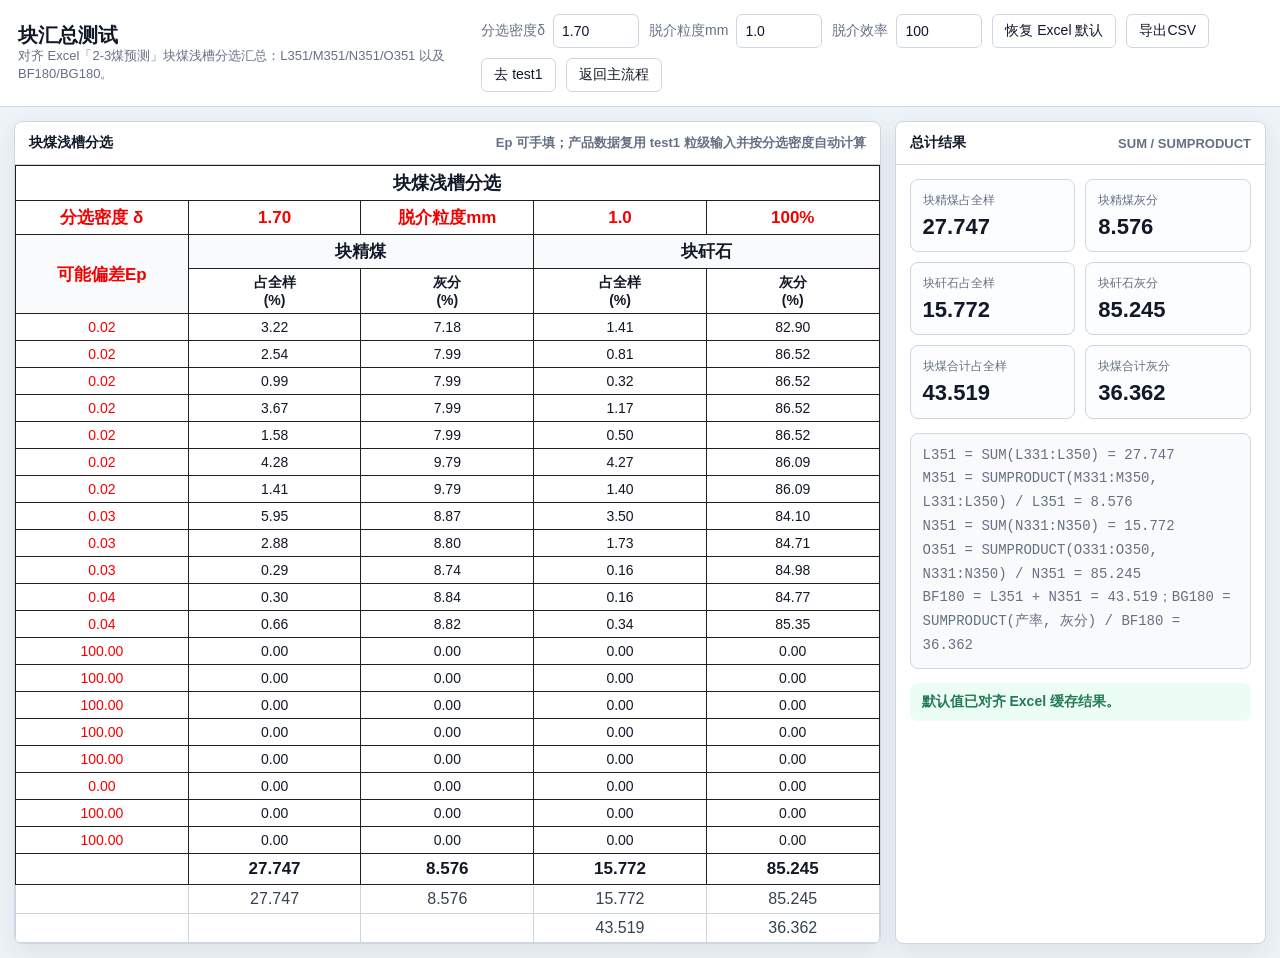
<file: test2/index.html>
<!DOCTYPE html>
<html lang="zh-CN">
<head>
  <meta charset="UTF-8" />
  <meta name="viewport" content="width=device-width, initial-scale=1.0" />
  <title>块汇总测试</title>
  <style>
    :root {
      color-scheme: light;
      --bg: #eef3f7;
      --panel: #ffffff;
      --line: #202020;
      --soft-line: #cbd7e2;
      --text: #111827;
      --muted: #667085;
      --yellow: #fff200;
      --red: #f30000;
      --blue: #d9e8f5;
      --green: #237a57;
      --orange: #ef7b2d;
    }
    * { box-sizing: border-box; }
    body {
      margin: 0;
      min-height: 100vh;
      background: var(--bg);
      color: var(--text);
      font-family: "Microsoft YaHei", Arial, sans-serif;
      font-size: 14px;
    }
    header {
      position: sticky;
      top: 0;
      z-index: 5;
      display: flex;
      align-items: center;
      justify-content: space-between;
      gap: 16px;
      padding: 14px 18px;
      border-bottom: 1px solid var(--soft-line);
      background: rgba(255, 255, 255, 0.95);
      backdrop-filter: blur(10px);
    }
    h1 { margin: 0; font-size: 20px; line-height: 1.2; }
    .hint { color: var(--muted); font-size: 13px; }
    .tools {
      display: flex;
      align-items: center;
      flex-wrap: wrap;
      gap: 10px;
    }
    label.control {
      display: grid;
      grid-template-columns: auto 86px;
      align-items: center;
      gap: 8px;
      color: var(--muted);
    }
    input[type="number"] {
      width: 86px;
      height: 34px;
      border: 1px solid var(--soft-line);
      border-radius: 6px;
      padding: 0 8px;
      background: #fff;
      color: var(--text);
      font: inherit;
    }
    button {
      height: 34px;
      border: 1px solid var(--soft-line);
      border-radius: 6px;
      padding: 0 12px;
      background: #fff;
      color: var(--text);
      font: inherit;
      cursor: pointer;
    }
    main {
      display: grid;
      grid-template-columns: minmax(720px, 1.4fr) minmax(340px, 0.6fr);
      gap: 14px;
      padding: 14px;
    }
    .panel {
      overflow: hidden;
      border: 1px solid var(--soft-line);
      border-radius: 8px;
      background: var(--panel);
      box-shadow: 0 8px 24px rgba(20, 43, 70, 0.08);
    }
    .panel-title {
      display: flex;
      align-items: center;
      justify-content: space-between;
      gap: 10px;
      padding: 12px 14px;
      border-bottom: 1px solid var(--soft-line);
      font-weight: 700;
    }
    .table-wrap { overflow: auto; }
    table {
      width: 100%;
      border-collapse: collapse;
      table-layout: fixed;
    }
    th, td {
      border: 1px solid var(--line);
      padding: 5px 7px;
      text-align: center;
      white-space: nowrap;
    }
    th { background: #fff; font-weight: 700; }
    .calc-table { min-width: 780px; }
    .title-row th {
      background: #fff;
      font-size: 18px;
    }
    .param-row th {
      background: #fff;
      color: var(--red);
      font-size: 17px;
    }
    .section-row th {
      background: #f9fafb;
      font-size: 17px;
    }
    .left-head {
      color: var(--red);
      font-size: 16px;
    }
    .ep-cell,
    .editable {
      color: var(--red);
    }
    .editable {
      cursor: text;
    }
    .editable:focus {
      outline: 2px solid var(--green);
      outline-offset: -2px;
      background: #fff;
    }
    .sum-row td {
      font-weight: 700;
      font-size: 17px;
    }
    .mirror-row td {
      color: #344054;
      border-color: #d0d5dd;
      font-size: 16px;
    }
    .combined-row td {
      color: #344054;
      border-color: #d0d5dd;
      font-size: 16px;
    }
    .cards {
      display: grid;
      grid-template-columns: repeat(2, 1fr);
      gap: 10px;
      padding: 14px;
    }
    .metric {
      border: 1px solid var(--soft-line);
      border-radius: 8px;
      padding: 12px;
      background: #fbfdff;
    }
    .metric span {
      display: block;
      margin-bottom: 6px;
      color: var(--muted);
      font-size: 12px;
    }
    .metric strong {
      display: block;
      font-size: 22px;
      line-height: 1.1;
    }
    .formula {
      margin: 0 14px 14px;
      border: 1px solid var(--soft-line);
      border-radius: 8px;
      padding: 10px 12px;
      background: #f8fafc;
      color: var(--muted);
      font-family: Consolas, "Microsoft YaHei", monospace;
      line-height: 1.7;
    }
    .check {
      margin: 0 14px 14px;
      border-radius: 8px;
      padding: 10px 12px;
      background: #ecfdf3;
      color: var(--green);
      font-weight: 700;
    }
    @media (max-width: 980px) {
      header { align-items: flex-start; flex-direction: column; }
      main { grid-template-columns: 1fr; }
    }
  </style>
</head>
<body>
  <header>
    <div>
      <h1>块汇总测试</h1>
      <div class="hint">对齐 Excel「2-3煤预测」块煤浅槽分选汇总：L351/M351/N351/O351 以及 BF180/BG180。</div>
    </div>
    <div class="tools">
      <label class="control">分选密度δ<input id="densityInput" type="number" step="0.01" value="1.70"></label>
      <label class="control">脱介粒度mm<input id="cutSizeInput" type="number" step="0.1" value="1.0"></label>
      <label class="control">脱介效率<input id="effInput" type="number" step="1" value="100"></label>
      <button id="resetBtn" type="button">恢复 Excel 默认</button>
      <button id="exportCsvBtn" type="button">导出CSV</button>
      <a href="../test1/"><button type="button">去 test1</button></a>
      <a href="../index.html"><button type="button">返回主流程</button></a>
    </div>
  </header>

  <main>
    <section class="panel">
      <div class="panel-title">
        <span>块煤浅槽分选</span>
        <span class="hint">Ep 可手填；产品数据复用 test1 粒级输入并按分选密度自动计算</span>
      </div>
      <div class="table-wrap">
        <table id="calcTable" class="calc-table"></table>
      </div>
    </section>

    <section class="panel">
      <div class="panel-title">
        <span>总计结果</span>
        <span class="hint">SUM / SUMPRODUCT</span>
      </div>
      <div class="cards">
        <div class="metric"><span>块精煤占全样</span><strong id="cleanYield">-</strong></div>
        <div class="metric"><span>块精煤灰分</span><strong id="cleanAsh">-</strong></div>
        <div class="metric"><span>块矸石占全样</span><strong id="rejectYield">-</strong></div>
        <div class="metric"><span>块矸石灰分</span><strong id="rejectAsh">-</strong></div>
        <div class="metric"><span>块煤合计占全样</span><strong id="totalYield">-</strong></div>
        <div class="metric"><span>块煤合计灰分</span><strong id="totalAsh">-</strong></div>
      </div>
      <div id="formulaBox" class="formula"></div>
      <div id="checkBox" class="check"></div>
    </section>
  </main>

  <script>
    const defaultRows = [
      { size: "+150", ep: 0.02, cleanYield: 3.21818518357327, cleanAsh: 7.17802080484315, rejectYield: 1.41150964151594, rejectAsh: 82.8961125017188 },
      { size: "150-100", ep: 0.02, cleanYield: 2.53617900647549, cleanAsh: 7.9944119366836, rejectYield: 0.80661553627821, rejectAsh: 86.5200931330076 },
      { size: "100-90", ep: 0.02, cleanYield: 0.990467348088316, cleanAsh: 7.9944119366836, rejectYield: 0.315011814664681, rejectAsh: 86.5200931330076 },
      { size: "90-60", ep: 0.02, cleanYield: 3.66907523024917, cleanAsh: 7.9944119366836, rejectYield: 1.16692594526495, rejectAsh: 86.5200931330077 },
      { size: "60-50", ep: 0.02, cleanYield: 1.57883832457014, cleanAsh: 7.9944119366836, rejectYield: 0.502139446237087, rejectAsh: 86.5200931330076 },
      { size: "50-30", ep: 0.02, cleanYield: 4.27787953066838, cleanAsh: 9.79267618332425, rejectYield: 4.27052544359722, rejectAsh: 86.0851609952724 },
      { size: "30-25", ep: 0.02, cleanYield: 1.40652910857412, cleanAsh: 9.79267618332425, rejectYield: 1.40411114952258, rejectAsh: 86.0851609952724 },
      { size: "25-13", ep: 0.03, cleanYield: 5.94511463271262, cleanAsh: 8.87204329695036, rejectYield: 3.50108868604916, rejectAsh: 84.0982654452307 },
      { size: "13-10", ep: 0.03, cleanYield: 2.88165993302456, cleanAsh: 8.79982395867673, rejectYield: 1.72577635451064, rejectAsh: 84.7138375324112 },
      { size: "10-8", ep: 0.03, cleanYield: 0.286886069059467, cleanAsh: 8.7384802368353, rejectYield: 0.159949054219756, rejectAsh: 84.9812079726105 },
      { size: "8-6", ep: 0.04, cleanYield: 0.299520664293026, cleanAsh: 8.84085656047413, rejectYield: 0.163826774324557, rejectAsh: 84.7715471786701 },
      { size: "6-3", ep: 0.04, cleanYield: 0.65697994670022, cleanAsh: 8.81602016242978, rejectYield: 0.344667159779967, rejectAsh: 85.3490122578588 },
      { size: "3-2", ep: 100, cleanYield: 0, cleanAsh: 0, rejectYield: 0, rejectAsh: 0 },
      { size: "2-1.5", ep: 100, cleanYield: 0, cleanAsh: 0, rejectYield: 0, rejectAsh: 0 },
      { size: "1.5-1", ep: 100, cleanYield: 0, cleanAsh: 0, rejectYield: 0, rejectAsh: 0 },
      { size: "1-0.5", ep: 100, cleanYield: 0, cleanAsh: 0, rejectYield: 0, rejectAsh: 0 },
      { size: "0.5-0", ep: 100, cleanYield: 0, cleanAsh: 0, rejectYield: 0, rejectAsh: 0 },
      { size: "小计", ep: 0, cleanYield: 0, cleanAsh: 0, rejectYield: 0, rejectAsh: 0 },
      { size: "0.5-0.25/0.15", ep: 100, cleanYield: 0, cleanAsh: 0, rejectYield: 0, rejectAsh: 0 },
      { size: "0.25/0.15-0", ep: 100, cleanYield: 0, cleanAsh: 0, rejectYield: 0, rejectAsh: 0 },
    ];

    let rows = structuredClone(defaultRows);
    let test1SizeData = null;

    const densityRows = [
      { label: "<1.30", density: 1.20 },
      { label: "1.30-1.40", density: 1.35 },
      { label: "1.40-1.50", density: 1.45 },
      { label: "1.50-1.60", density: 1.55 },
      { label: "1.60-1.70", density: 1.65 },
      { label: "1.70-1.80", density: 1.75 },
      { label: "1.80-2.00", density: 1.90 },
      { label: ">2.00", density: 2.10 },
    ];

    const expected = {
      cleanYield: 27.7473149779888,
      cleanAsh: 8.57609287399479,
      rejectYield: 15.7721470059647,
      rejectAsh: 85.2446911772743,
      totalYield: 43.5194619839535,
      totalAsh: 36.3620154946938,
    };

    function fmt(value, digits = 3) {
      const n = Number(value);
      return Number.isFinite(n) ? n.toFixed(digits) : "-";
    }

    async function loadTest1SizeData() {
      const response = await fetch("../test1/index.html", { cache: "no-store" });
      const html = await response.text();
      const match = html.match(/const defaultSizeData = (\[.*?\]);\n\n    const defaultSizeSettings/s);
      if (!match) throw new Error("未能读取 test1 默认粒级数据");
      return JSON.parse(match[1]);
    }

    function normsdist(x) {
      const z = Number(x);
      if (!Number.isFinite(z)) return 0;
      const t = 1 / (1 + 0.2316419 * Math.abs(z));
      const d = 0.3989423 * Math.exp((-z * z) / 2);
      const p = d * t * (0.3193815 + t * (-0.3565638 + t * (1.781478 + t * (-1.821256 + t * 1.330274))));
      return z > 0 ? 1 - p : p;
    }

    function rejectRate(density, cutDensity, ep) {
      const epSafe = Math.max(Math.abs(Number(ep) || 0.02), 0.001);
      return normsdist((0.675 * (Number(density) - Number(cutDensity))) / epSafe);
    }

    function weightedAshFrom(items) {
      const y = items.reduce((total, item) => total + item.yield, 0);
      if (y <= 0) return 0;
      return items.reduce((total, item) => total + item.yield * item.ash, 0) / y;
    }

    function calculateProductRow(row) {
      const source = test1SizeData?.find((item) => item.size === row.size);
      if (!source) return { ...row };

      const cutDensity = Number(document.getElementById("densityInput").value) || 1.70;
      const rawYieldTotal = source.rows.reduce((sum, item) => sum + (Number(item.yield) || 0), 0);
      const sizeYieldTotal = source.rows.reduce((sum, item) => sum + (Number(item.sizeYield) || 0), 0);
      const cleanItems = [];
      const rejectItems = [];

      source.rows.forEach((item, index) => {
        const effectiveRawYield = sizeYieldTotal > 0
          ? rawYieldTotal * ((Number(item.sizeYield) || 0) / sizeYieldTotal)
          : Number(item.yield) || 0;
        const reject = rejectRate(densityRows[index].density, cutDensity, row.ep);
        rejectItems.push({ yield: effectiveRawYield * reject, ash: Number(item.ash) || 0 });
        cleanItems.push({ yield: effectiveRawYield * (1 - reject), ash: Number(item.ash) || 0 });
      });

      const cleanYield = cleanItems.reduce((sum, item) => sum + item.yield, 0);
      const rejectYield = rejectItems.reduce((sum, item) => sum + item.yield, 0);
      return {
        ...row,
        cleanYield,
        cleanAsh: weightedAshFrom(cleanItems),
        rejectYield,
        rejectAsh: weightedAshFrom(rejectItems),
      };
    }

    function calculatedRows() {
      return rows.map(calculateProductRow);
    }

    function sum(calcRows, field) {
      return calcRows.reduce((total, row) => total + (Number(row[field]) || 0), 0);
    }

    function weightedAsh(calcRows, yieldField, ashField) {
      const y = sum(calcRows, yieldField);
      if (y <= 0) return 0;
      return calcRows.reduce((total, row) => total + (Number(row[yieldField]) || 0) * (Number(row[ashField]) || 0), 0) / y;
    }

    function calculate() {
      const calcRows = calculatedRows();
      const cleanYield = sum(calcRows, "cleanYield");
      const cleanAsh = weightedAsh(calcRows, "cleanYield", "cleanAsh");
      const rejectYield = sum(calcRows, "rejectYield");
      const rejectAsh = weightedAsh(calcRows, "rejectYield", "rejectAsh");
      const totalYield = cleanYield + rejectYield;
      const totalAsh = totalYield > 0
        ? (cleanYield * cleanAsh + rejectYield * rejectAsh) / totalYield
        : 0;
      return { cleanYield, cleanAsh, rejectYield, rejectAsh, totalYield, totalAsh };
    }

    function renderTable() {
      const calc = calculate();
      const calcRows = calculatedRows();
      document.getElementById("calcTable").innerHTML = `
        <thead>
          <tr class="title-row"><th colspan="5">块煤浅槽分选</th></tr>
          <tr class="param-row">
            <th>分选密度 δ</th>
            <th>${fmt(document.getElementById("densityInput").value, 2)}</th>
            <th>脱介粒度mm</th>
            <th>${fmt(document.getElementById("cutSizeInput").value, 1)}</th>
            <th>${fmt(document.getElementById("effInput").value, 0)}%</th>
          </tr>
          <tr class="section-row">
            <th rowspan="2" class="left-head">可能偏差Ep</th>
            <th colspan="2">块精煤</th>
            <th colspan="2">块矸石</th>
          </tr>
          <tr>
            <th>占全样<br>(%)</th>
            <th>灰分<br>(%)</th>
            <th>占全样<br>(%)</th>
            <th>灰分<br>(%)</th>
          </tr>
        </thead>
        <tbody>
          ${calcRows.map((row, index) => `
            <tr>
              <td class="editable ep-cell" contenteditable="true" data-index="${index}" data-field="ep">${fmt(row.ep, 2)}</td>
              <td>${fmt(row.cleanYield, 2)}</td>
              <td>${fmt(row.cleanAsh, 2)}</td>
              <td>${fmt(row.rejectYield, 2)}</td>
              <td>${fmt(row.rejectAsh, 2)}</td>
            </tr>
          `).join("")}
          <tr class="sum-row">
            <td></td>
            <td>${fmt(calc.cleanYield, 3)}</td>
            <td>${fmt(calc.cleanAsh, 3)}</td>
            <td>${fmt(calc.rejectYield, 3)}</td>
            <td>${fmt(calc.rejectAsh, 3)}</td>
          </tr>
          <tr class="mirror-row">
            <td></td>
            <td>${fmt(calc.cleanYield, 3)}</td>
            <td>${fmt(calc.cleanAsh, 3)}</td>
            <td>${fmt(calc.rejectYield, 3)}</td>
            <td>${fmt(calc.rejectAsh, 3)}</td>
          </tr>
          <tr class="combined-row">
            <td></td><td></td><td></td>
            <td>${fmt(calc.totalYield, 3)}</td>
            <td>${fmt(calc.totalAsh, 3)}</td>
          </tr>
        </tbody>
      `;
    }

    function renderSummary() {
      const calc = calculate();
      document.getElementById("cleanYield").textContent = fmt(calc.cleanYield, 3);
      document.getElementById("cleanAsh").textContent = fmt(calc.cleanAsh, 3);
      document.getElementById("rejectYield").textContent = fmt(calc.rejectYield, 3);
      document.getElementById("rejectAsh").textContent = fmt(calc.rejectAsh, 3);
      document.getElementById("totalYield").textContent = fmt(calc.totalYield, 3);
      document.getElementById("totalAsh").textContent = fmt(calc.totalAsh, 3);
      document.getElementById("formulaBox").innerHTML = `
        L351 = SUM(L331:L350) = ${fmt(calc.cleanYield, 3)}<br>
        M351 = SUMPRODUCT(M331:M350, L331:L350) / L351 = ${fmt(calc.cleanAsh, 3)}<br>
        N351 = SUM(N331:N350) = ${fmt(calc.rejectYield, 3)}<br>
        O351 = SUMPRODUCT(O331:O350, N331:N350) / N351 = ${fmt(calc.rejectAsh, 3)}<br>
        BF180 = L351 + N351 = ${fmt(calc.totalYield, 3)}；BG180 = SUMPRODUCT(产率, 灰分) / BF180 = ${fmt(calc.totalAsh, 3)}
      `;
      const maxDelta = Math.max(
        Math.abs(calc.cleanYield - expected.cleanYield),
        Math.abs(calc.cleanAsh - expected.cleanAsh),
        Math.abs(calc.rejectYield - expected.rejectYield),
        Math.abs(calc.rejectAsh - expected.rejectAsh),
        Math.abs(calc.totalYield - expected.totalYield),
        Math.abs(calc.totalAsh - expected.totalAsh),
      );
      document.getElementById("checkBox").textContent = maxDelta < 0.001
        ? "默认值已对齐 Excel 缓存结果。"
        : `当前手填数据已变化；与 Excel 默认最大偏差 ${fmt(maxDelta, 3)}。`;
    }

    function render() {
      renderTable();
      renderSummary();
    }

    function updateCell(event) {
      const cell = event.target.closest("[data-index]");
      if (!cell) return;
      const index = Number(cell.dataset.index);
      const field = cell.dataset.field;
      if (field !== "ep") return;
      const value = Number(String(cell.textContent).trim());
      if (!Number.isFinite(value)) return;
      rows[index][field] = value;
      renderSummary();
    }

    function normalizeCell(event) {
      const cell = event.target.closest("[data-index]");
      if (!cell) return;
      const index = Number(cell.dataset.index);
      const field = cell.dataset.field;
      if (field !== "ep") return;
      const value = Number(String(cell.textContent).trim());
      if (Number.isFinite(value)) rows[index][field] = value;
      cell.textContent = Number.isFinite(value) ? fmt(value, field === "ep" ? 2 : 2) : "";
      render();
    }

    function csvEscape(value) {
      const text = String(value ?? "");
      return /[",\n]/.test(text) ? `"${text.replace(/"/g, '""')}"` : text;
    }

    function exportCsv() {
      const calc = calculate();
      const calcRows = calculatedRows();
      const lines = [
        ["粒级", "可能偏差Ep", "块精煤占全样", "块精煤灰分", "块矸石占全样", "块矸石灰分"],
        ...calcRows.map((row) => [row.size, row.ep, row.cleanYield, row.cleanAsh, row.rejectYield, row.rejectAsh]),
        ["总计", "", calc.cleanYield, calc.cleanAsh, calc.rejectYield, calc.rejectAsh],
        ["块煤合计", "", "", "", calc.totalYield, calc.totalAsh],
      ];
      const content = "\ufeff" + lines.map((line) => line.map(csvEscape).join(",")).join("\n");
      const blob = new Blob([content], { type: "text/csv;charset=utf-8" });
      const url = URL.createObjectURL(blob);
      const link = document.createElement("a");
      link.href = url;
      link.download = "块煤浅槽汇总测试.csv";
      document.body.appendChild(link);
      link.click();
      link.remove();
      URL.revokeObjectURL(url);
    }

    document.getElementById("calcTable").addEventListener("input", updateCell);
    document.getElementById("calcTable").addEventListener("blur", normalizeCell, true);
    ["densityInput", "cutSizeInput", "effInput"].forEach((id) => {
      document.getElementById(id).addEventListener("input", render);
    });
    document.getElementById("resetBtn").addEventListener("click", () => {
      rows = structuredClone(defaultRows);
      document.getElementById("densityInput").value = "1.70";
      document.getElementById("cutSizeInput").value = "1.0";
      document.getElementById("effInput").value = "100";
      render();
    });
    document.getElementById("exportCsvBtn").addEventListener("click", exportCsv);

    async function init() {
      try {
        test1SizeData = await loadTest1SizeData();
      } catch (error) {
        console.warn(error);
      }
      render();
    }

    init();
  </script>
</body>
</html>
</file>
<file: styles.css>
:root {
  color-scheme: light;
  font-family: "Microsoft YaHei", "PingFang SC", Arial, sans-serif;
  --bg: #eef2f5;
  --panel: #ffffff;
  --line: #d9e2ea;
  --text: #17212b;
  --muted: #687789;
  --blue: #0f73b7;
  --blue-dark: #075a92;
  --green: #2c9b68;
  --orange: #d27b25;
  --red: #c7514a;
  --shadow: 0 16px 36px rgba(23, 33, 43, 0.12);
}

* {
  box-sizing: border-box;
}

body {
  margin: 0;
  min-width: 1360px;
  height: 100vh;
  overflow: auto;
  color: var(--text);
  background: var(--bg);
}

button,
input,
select {
  font: inherit;
}

select option {
  color: var(--text);
  background: #fff;
}

.app-shell {
  display: grid;
  grid-template-columns: 300px minmax(680px, 1fr) 360px;
  gap: 0;
  min-height: 100vh;
  height: 100vh;
}

.sidebar {
  background: #172533;
  color: #fff;
  padding: 16px;
  overflow-y: auto;
}

.rightbar {
  display: grid;
  grid-template-rows: minmax(210px, 0.9fr) minmax(160px, 0.52fr) minmax(150px, 0.48fr) auto;
  gap: 12px;
  height: 100vh;
  padding: 16px;
  overflow: hidden;
  background: #172533;
  border-left: 1px solid rgba(255, 255, 255, 0.08);
}

.brand {
  display: flex;
  align-items: center;
  gap: 12px;
  margin-bottom: 20px;
}

.brand-mark {
  display: grid;
  width: 46px;
  height: 46px;
  place-items: center;
  border-radius: 8px;
  background: #1b87c9;
  font-size: 25px;
  font-weight: 800;
}

.brand h1,
.topbar h2,
.process-card h3 {
  margin: 0;
  letter-spacing: 0;
}

.brand h1 {
  font-size: 20px;
}

.brand p,
.topbar p,
.canvas-head p {
  margin: 4px 0 0;
  color: rgba(255, 255, 255, 0.65);
  font-size: 13px;
}

.panel,
.process-card,
.table-card,
.summary-grid article {
  border: 1px solid var(--line);
  border-radius: 8px;
  background: var(--panel);
}

.sidebar .panel {
  margin-bottom: 12px;
  padding: 14px;
  border-color: rgba(255, 255, 255, 0.1);
  background: rgba(255, 255, 255, 0.08);
}

.panel-title {
  margin-bottom: 12px;
  font-size: 15px;
  font-weight: 700;
}

.form-grid {
  display: grid;
  grid-template-columns: 1fr 1fr;
  gap: 8px;
}

label {
  display: grid;
  gap: 5px;
  color: rgba(255, 255, 255, 0.82);
  font-size: 13px;
}

input,
select {
  width: 100%;
  height: 34px;
  border: 1px solid rgba(255, 255, 255, 0.18);
  border-radius: 6px;
  padding: 0 9px;
  color: #fff;
  background: rgba(0, 0, 0, 0.18);
  outline: none;
}

input:focus,
select:focus {
  border-color: #54b6f0;
}

.primary-btn,
.ghost-btn,
.library button {
  height: 36px;
  border: 0;
  border-radius: 6px;
  cursor: pointer;
}

.primary-btn {
  width: 100%;
  margin-top: 14px;
  color: #fff;
  background: var(--blue);
  font-weight: 700;
}

.ghost-btn {
  padding: 0 14px;
  border: 1px solid var(--line);
  color: var(--text);
  background: #fff;
}

.ghost-dark-btn {
  width: 100%;
  height: 36px;
  border: 1px solid rgba(255, 255, 255, 0.18);
  border-radius: 6px;
  color: #fff;
  background: rgba(255, 255, 255, 0.08);
  cursor: pointer;
}

.ghost-dark-btn.danger {
  color: #ffd5d2;
  border-color: rgba(199, 81, 74, 0.45);
}

.scenario-tools {
  display: grid;
  gap: 10px;
}

.library {
  display: grid;
  gap: 8px;
}

.library button {
  display: flex;
  align-items: center;
  justify-content: space-between;
  padding: 0 10px;
  color: #eaf6ff;
  background: rgba(255, 255, 255, 0.09);
  text-align: left;
  cursor: grab;
}

.library button:active {
  cursor: grabbing;
}

.library button span {
  color: rgba(255, 255, 255, 0.55);
  font-size: 12px;
}

.empty-state {
  color: rgba(255, 255, 255, 0.62);
  font-size: 13px;
  line-height: 1.6;
}

.coal-quality-view {
  display: grid;
  gap: 8px;
}

.coal-quality-view.empty-state {
  display: block;
}

.coal-quality-kpis {
  display: grid;
  grid-template-columns: 1fr 1fr;
  gap: 8px;
}

.coal-quality-kpis span,
.coal-quality-table {
  border-radius: 6px;
  background: rgba(255, 255, 255, 0.08);
}

.coal-quality-kpis span {
  padding: 8px;
  color: rgba(255, 255, 255, 0.72);
  font-size: 12px;
}

.coal-quality-kpis strong {
  display: block;
  margin-top: 3px;
  color: #fff;
  font-size: 15px;
}

.coal-quality-section-title {
  margin-top: 4px;
  color: #d8e9f7;
  font-size: 12px;
  font-weight: 700;
}

.coal-quality-list {
  display: grid;
  gap: 6px;
  max-height: 130px;
  overflow: auto;
}

.coal-quality-list span {
  display: block;
  min-width: 0;
  overflow: hidden;
  border-radius: 6px;
  padding: 7px 8px;
  color: rgba(255, 255, 255, 0.68);
  background: rgba(255, 255, 255, 0.08);
  font-size: 12px;
  line-height: 1.45;
  text-overflow: ellipsis;
  white-space: nowrap;
}

.coal-quality-list strong {
  display: block;
  color: #fff;
  font-size: 12px;
}

.coal-quality-table {
  width: 100%;
  min-width: 260px;
  border-collapse: collapse;
  overflow: hidden;
  color: rgba(255, 255, 255, 0.82);
  font-size: 12px;
}

.coal-quality-table-wrap {
  max-height: 230px;
  overflow: auto;
  border-radius: 6px;
  background: rgba(255, 255, 255, 0.08);
}

.coal-quality-table-wrap.compact {
  max-height: 168px;
}

.coal-quality-table th,
.coal-quality-table td {
  padding: 6px;
  border-bottom: 1px solid rgba(255, 255, 255, 0.08);
  text-align: left;
}

.coal-quality-table th {
  position: sticky;
  top: 0;
  z-index: 1;
  color: #d8e9f7;
  background: #263644;
  font-weight: 700;
}

.coal-quality-table td:nth-child(n + 2),
.coal-quality-table th:nth-child(n + 2) {
  text-align: right;
}

.coal-quality-footnote {
  color: rgba(255, 255, 255, 0.58);
  font-size: 12px;
  line-height: 1.5;
}

.hidden {
  display: none;
}

.hidden-file {
  display: none;
}

.inspector {
  display: grid;
  gap: 10px;
}

.workspace {
  min-width: 0;
  height: 100vh;
  padding: 16px;
  overflow: hidden;
}

.topbar {
  display: flex;
  align-items: center;
  justify-content: space-between;
  gap: 18px;
  margin-bottom: 12px;
}

.topbar h2 {
  font-size: 22px;
}

.topbar p,
.canvas-head p {
  color: var(--muted);
}

.coal-quality-badge {
  display: inline-flex;
  align-items: center;
  gap: 8px;
  margin-top: 8px;
  border-radius: 6px;
  padding: 5px 8px;
  color: #075a3d;
  background: rgba(44, 155, 104, 0.12);
  font-size: 12px;
  font-weight: 700;
}

.coal-quality-badge::before {
  content: "";
  width: 7px;
  height: 7px;
  border-radius: 50%;
  background: var(--green);
}

.coal-quality-strip {
  display: grid;
  grid-template-columns: repeat(5, minmax(90px, 1fr));
  gap: 8px;
  margin: 8px 0 10px;
}

.coal-quality-strip.hidden {
  display: none;
}

.coal-quality-strip span {
  border: 1px solid rgba(44, 155, 104, 0.22);
  border-radius: 6px;
  padding: 8px 10px;
  color: var(--muted);
  background: rgba(44, 155, 104, 0.08);
  font-size: 12px;
}

.coal-quality-strip strong {
  display: block;
  margin-top: 3px;
  color: var(--text);
  font-size: 15px;
}

.toolbar {
  display: flex;
  gap: 10px;
}

.summary-grid {
  display: grid;
  grid-template-columns: repeat(6, 1fr);
  gap: 10px;
  margin-bottom: 12px;
}

.summary-grid article {
  padding: 10px 12px;
  box-shadow: 0 8px 22px rgba(23, 33, 43, 0.06);
}

.summary-grid span,
.summary-grid small {
  display: block;
  color: var(--muted);
  font-size: 13px;
}

.summary-grid strong {
  display: block;
  margin: 5px 0 3px;
  font-size: 20px;
  letter-spacing: 0;
}

.process-card {
  padding: 14px;
  box-shadow: var(--shadow);
}

.canvas-head {
  display: flex;
  align-items: center;
  justify-content: space-between;
  margin-bottom: 10px;
}

.canvas-head-actions {
  display: flex;
  flex-wrap: wrap;
  align-items: center;
  justify-content: flex-end;
  gap: 14px;
}

.legend {
  display: flex;
  gap: 14px;
  color: var(--muted);
  font-size: 13px;
}

.dot {
  display: inline-block;
  width: 9px;
  height: 9px;
  margin-right: 6px;
  border-radius: 50%;
}

.dot.input {
  background: var(--blue);
}

.dot.product {
  background: var(--green);
}

.dot.recycle {
  background: var(--orange);
}

.canvas {
  --link-scale: 1;
  position: relative;
  height: calc(100vh - 188px);
  min-height: 540px;
  overflow: auto;
  border: 1px solid var(--line);
  border-radius: 8px;
  background:
    linear-gradient(rgba(15, 115, 183, 0.055) 1px, transparent 1px),
    linear-gradient(90deg, rgba(15, 115, 183, 0.055) 1px, transparent 1px),
    linear-gradient(180deg, rgba(255, 255, 255, 0.94), rgba(245, 249, 252, 0.94)),
    #f8fafc;
  background-size: 32px 32px, 32px 32px, auto, auto;
  scrollbar-color: rgba(89, 103, 117, 0.6) transparent;
}

.links,
.nodes {
  position: absolute;
  left: 0;
  top: 0;
  min-width: 100%;
  min-height: 100%;
}

.links {
  pointer-events: none;
}

.flow-link {
  fill: none;
  stroke: #4f86b7;
  stroke-width: calc(2.2px * var(--link-scale, 1));
  stroke-linecap: round;
  stroke-linejoin: round;
  opacity: 0.88;
}

.flow-arrow {
  fill: #4f86b7;
  opacity: 0.92;
}

.link-label-bg {
  fill: rgba(255, 255, 255, 0.94);
  stroke: rgba(217, 226, 234, 0.95);
  stroke-width: 1;
  pointer-events: none;
}

.link-label {
  pointer-events: none;
  fill: #2a4254;
  font-size: 10.5px;
  font-weight: 700;
  letter-spacing: 0.02em;
}

.flow-link.preview {
  stroke: var(--orange);
  stroke-dasharray: 7 6;
}

.flow-overview-flow {
  fill: none;
  stroke-width: 2;
  stroke-linecap: round;
  stroke-linejoin: round;
  opacity: 0.9;
}

.flow-overview-modal {
  position: fixed;
  inset: 0;
  z-index: 1200;
  display: grid;
  place-items: center;
  padding: 24px;
}

.flow-overview-modal.hidden {
  display: none;
}

.flow-overview-backdrop {
  position: absolute;
  inset: 0;
  background: rgba(15, 33, 43, 0.45);
}

.flow-overview-dialog {
  position: relative;
  z-index: 1;
  display: flex;
  flex-direction: column;
  width: min(1480px, calc(100vw - 32px));
  max-height: min(92vh, 980px);
  border-radius: 10px;
  background: var(--panel);
  box-shadow: var(--shadow);
  overflow: hidden;
}

.flow-overview-header {
  display: flex;
  align-items: center;
  justify-content: space-between;
  gap: 16px;
  padding: 14px 18px 12px;
  border-bottom: 1px solid var(--line);
}

.flow-overview-header h3 {
  margin: 0;
  font-size: 18px;
}

.flow-overview-sub {
  margin: 6px 0 0;
  color: var(--muted);
  font-size: 13px;
  line-height: 1.5;
  max-width: 52rem;
}

.flow-overview-legend {
  display: flex;
  flex-wrap: wrap;
  gap: 10px 18px;
  padding: 9px 18px;
  font-size: 12px;
  color: var(--muted);
  border-bottom: 1px solid var(--line);
  background: #f8fafc;
}

.flow-overview-legend span {
  display: inline-flex;
  align-items: center;
  gap: 6px;
}

.ov-sw {
  display: inline-block;
  width: 22px;
  height: 3px;
  border-radius: 2px;
}

.ov-green {
  background: var(--green);
}

.ov-gray {
  background: #6f7782;
}

.ov-orange {
  background: var(--orange);
}

.ov-teal {
  background: #16a3a7;
}

.ov-blue {
  background: #4f86b7;
}

.flow-overview-scroll {
  flex: 1;
  min-height: 280px;
  overflow: auto;
  padding: 14px 18px 20px;
  background:
    linear-gradient(#f7fafc 0 0) padding-box,
    repeating-linear-gradient(90deg, rgba(15, 115, 183, 0.04) 0 1px, transparent 1px 48px);
}

.flow-overview-empty {
  margin: 0 0 12px;
  color: var(--muted);
  font-size: 14px;
}

.flow-overview-svg {
  display: block;
  min-width: 100%;
  min-height: 360px;
}

.flow-overview-lane {
  fill: rgba(15, 115, 183, 0.045);
  stroke: rgba(15, 115, 183, 0.08);
}

.flow-overview-lane.alt {
  fill: rgba(44, 155, 104, 0.04);
}

.flow-overview-stage-label {
  fill: #4b5b68;
  font-size: 12px;
  font-weight: 800;
  letter-spacing: 0;
}

.flow-overview-node {
  stroke: rgba(23, 33, 43, 0.18);
  stroke-width: 1;
  filter: drop-shadow(0 8px 14px rgba(23, 33, 43, 0.13));
}

.flow-overview-node-text {
  fill: #fff;
  font-size: 13px;
  font-weight: 800;
  pointer-events: none;
}

.flow-overview-node-sub {
  fill: rgba(255, 255, 255, 0.82);
  font-size: 11px;
  font-weight: 600;
  pointer-events: none;
}

.flow-overview-hint {
  margin: 0;
  padding: 8px 18px 0;
  color: #b45309;
  font-size: 13px;
  line-height: 1.45;
}

.flow-overview-edge-label {
  fill: #244052;
  paint-order: stroke;
  stroke: rgba(255, 255, 255, 0.92);
  stroke-width: 5px;
  font-size: 11px;
  font-weight: 700;
  pointer-events: none;
}

.node {
  position: absolute;
  box-sizing: border-box;
  width: 178px;
  min-height: 96px;
  border: 2px solid transparent;
  border-radius: 8px;
  padding: 14px 14px 12px;
  color: #fff;
  background: linear-gradient(180deg, #167db9, #0f73b7);
  box-shadow: 0 12px 24px rgba(15, 115, 183, 0.16);
  cursor: grab;
  user-select: none;
}

.node:active {
  cursor: grabbing;
}

.node.selected {
  border-color: #ffcf55;
}

.node.connecting {
  border-color: var(--orange);
}

.node.coal-calibrated {
  box-shadow: 0 10px 20px rgba(15, 115, 183, 0.2), 0 0 0 3px rgba(44, 155, 104, 0.28);
}

.port {
  position: absolute;
  display: block;
  width: 14px;
  min-height: 14px;
  border: 2px solid #fff;
  border-radius: 50%;
  background: #ffcf55;
  transform: translate(-50%, -50%);
  box-shadow: 0 2px 8px rgba(23, 33, 43, 0.22);
}

.port.input {
  top: -1px;
  left: 50%;
}

.port.output {
  position: relative;
  width: 12px;
  min-width: 12px;
  height: 12px;
  padding: 0;
  cursor: crosshair;
}

.port.output::after {
  content: attr(data-label);
  position: absolute;
  left: 50%;
  top: 18px;
  z-index: 5;
  display: none;
  transform: translateX(-50%);
  border-radius: 7px;
  padding: 2px 6px;
  color: #244052;
  background: rgba(255, 255, 255, 0.96);
  box-shadow: 0 4px 12px rgba(23, 33, 43, 0.14);
  font-size: 10px;
  font-weight: 700;
  line-height: 1.4;
  white-space: nowrap;
}

.node:hover .port.output::after,
.node.selected .port.output::after,
.node.connecting .port.output::after {
  display: block;
}

.port.input.ready {
  background: var(--green);
}

.output-ports {
  position: absolute;
  left: 50%;
  bottom: -14px;
  display: flex;
  flex-wrap: nowrap;
  gap: 8px;
  justify-content: center;
  transform: translateX(-50%);
}

.inspector-subtitle {
  margin-top: 6px;
  color: rgba(255, 255, 255, 0.82);
  font-size: 13px;
  font-weight: 700;
}

.link-control {
  display: grid;
  grid-template-columns: minmax(0, 1fr) 52px;
  gap: 8px;
  align-items: end;
}

.link-control button {
  height: 34px;
  border: 0;
  border-radius: 6px;
  color: #fff;
  background: var(--red);
  cursor: pointer;
}

.stream-clean,
.stream-product {
  stroke: var(--green);
}

.flow-arrow.stream-clean,
.flow-arrow.stream-product {
  fill: var(--green);
}

.stream-reject,
.stream-middling,
.stream-cake {
  stroke: #6f7782;
}

.flow-arrow.stream-reject,
.flow-arrow.stream-middling,
.flow-arrow.stream-cake {
  fill: #6f7782;
}

.stream-slime,
.stream-coarseSlime,
.stream-fineSlime,
.stream-underflow {
  stroke: var(--orange);
}

.flow-arrow.stream-slime,
.flow-arrow.stream-coarseSlime,
.flow-arrow.stream-fineSlime,
.flow-arrow.stream-underflow {
  fill: var(--orange);
}

.stream-water,
.stream-medium {
  stroke: #16a3a7;
}

.flow-arrow.stream-water,
.flow-arrow.stream-medium {
  fill: #16a3a7;
}

.node.product {
  background: var(--green);
}

.node.waste {
  background: #6f7782;
}

.node.recycle {
  background: var(--orange);
}

.node-title {
  font-weight: 800;
  font-size: 15px;
}

.node-meta {
  margin-top: 6px;
  color: rgba(255, 255, 255, 0.78);
  font-size: 12px;
  line-height: 1.45;
}

.table-card {
  padding: 14px;
}

.table-wrap {
  overflow: auto;
  max-height: 100%;
}

table {
  width: 100%;
  border-collapse: collapse;
  font-size: 13px;
}

th,
td {
  border-bottom: 1px solid var(--line);
  padding: 8px 7px;
  text-align: left;
  white-space: nowrap;
}

th {
  color: var(--muted);
  font-weight: 700;
  background: #f7fafc;
}

.advice-list {
  display: grid;
  gap: 10px;
  margin: 0;
  padding-left: 18px;
  color: #334355;
  font-size: 14px;
  line-height: 1.55;
}

.inspector-panel,
.result-panel,
.link-panel,
.advice-panel {
  min-height: 0;
  overflow: auto;
}

.rightbar .panel,
.rightbar .table-card {
  color: #fff;
  border-color: rgba(255, 255, 255, 0.1);
  background: rgba(255, 255, 255, 0.08);
}

.rightbar label,
.rightbar .empty-state,
.rightbar .inspector-subtitle {
  color: rgba(255, 255, 255, 0.84);
}

.rightbar input,
.rightbar select {
  color: #fff;
  border-color: rgba(255, 255, 255, 0.18);
  background: rgba(0, 0, 0, 0.18);
}

.rightbar .empty-state {
  color: rgba(255, 255, 255, 0.62);
}

.rightbar th {
  color: rgba(255, 255, 255, 0.72);
  background: rgba(255, 255, 255, 0.08);
}

.rightbar td,
.rightbar th {
  border-bottom-color: rgba(255, 255, 255, 0.1);
}

.rightbar .advice-list {
  color: rgba(255, 255, 255, 0.82);
}

.context-menu {
  position: fixed;
  z-index: 20;
  min-width: 118px;
  padding: 6px;
  border: 1px solid var(--line);
  border-radius: 8px;
  background: #fff;
  box-shadow: var(--shadow);
}

.context-menu button {
  width: 100%;
  height: 34px;
  border: 0;
  border-radius: 6px;
  color: #fff;
  background: var(--red);
  cursor: pointer;
}

.import-progress {
  position: fixed;
  inset: 0;
  z-index: 1400;
  display: grid;
  place-items: center;
  background: rgba(15, 33, 43, 0.42);
}

.import-progress.hidden {
  display: none;
}

.import-progress-card {
  width: min(420px, calc(100vw - 40px));
  border: 1px solid var(--line);
  border-radius: 10px;
  padding: 18px;
  background: #fff;
  box-shadow: var(--shadow);
}

.import-progress-title {
  color: var(--text);
  font-size: 16px;
  font-weight: 800;
}

.import-progress-text {
  margin-top: 8px;
  color: var(--muted);
  font-size: 13px;
}

.import-progress-bar {
  height: 10px;
  margin-top: 14px;
  overflow: hidden;
  border-radius: 999px;
  background: #e5edf3;
}

.import-progress-bar span {
  display: block;
  width: 0%;
  height: 100%;
  border-radius: inherit;
  background: var(--blue);
  transition: width 0.22s ease;
}

@media (max-width: 1250px) {
  body {
    min-width: 1180px;
  }

  .app-shell {
    grid-template-columns: 280px minmax(620px, 1fr) 320px;
  }
}
</file>
